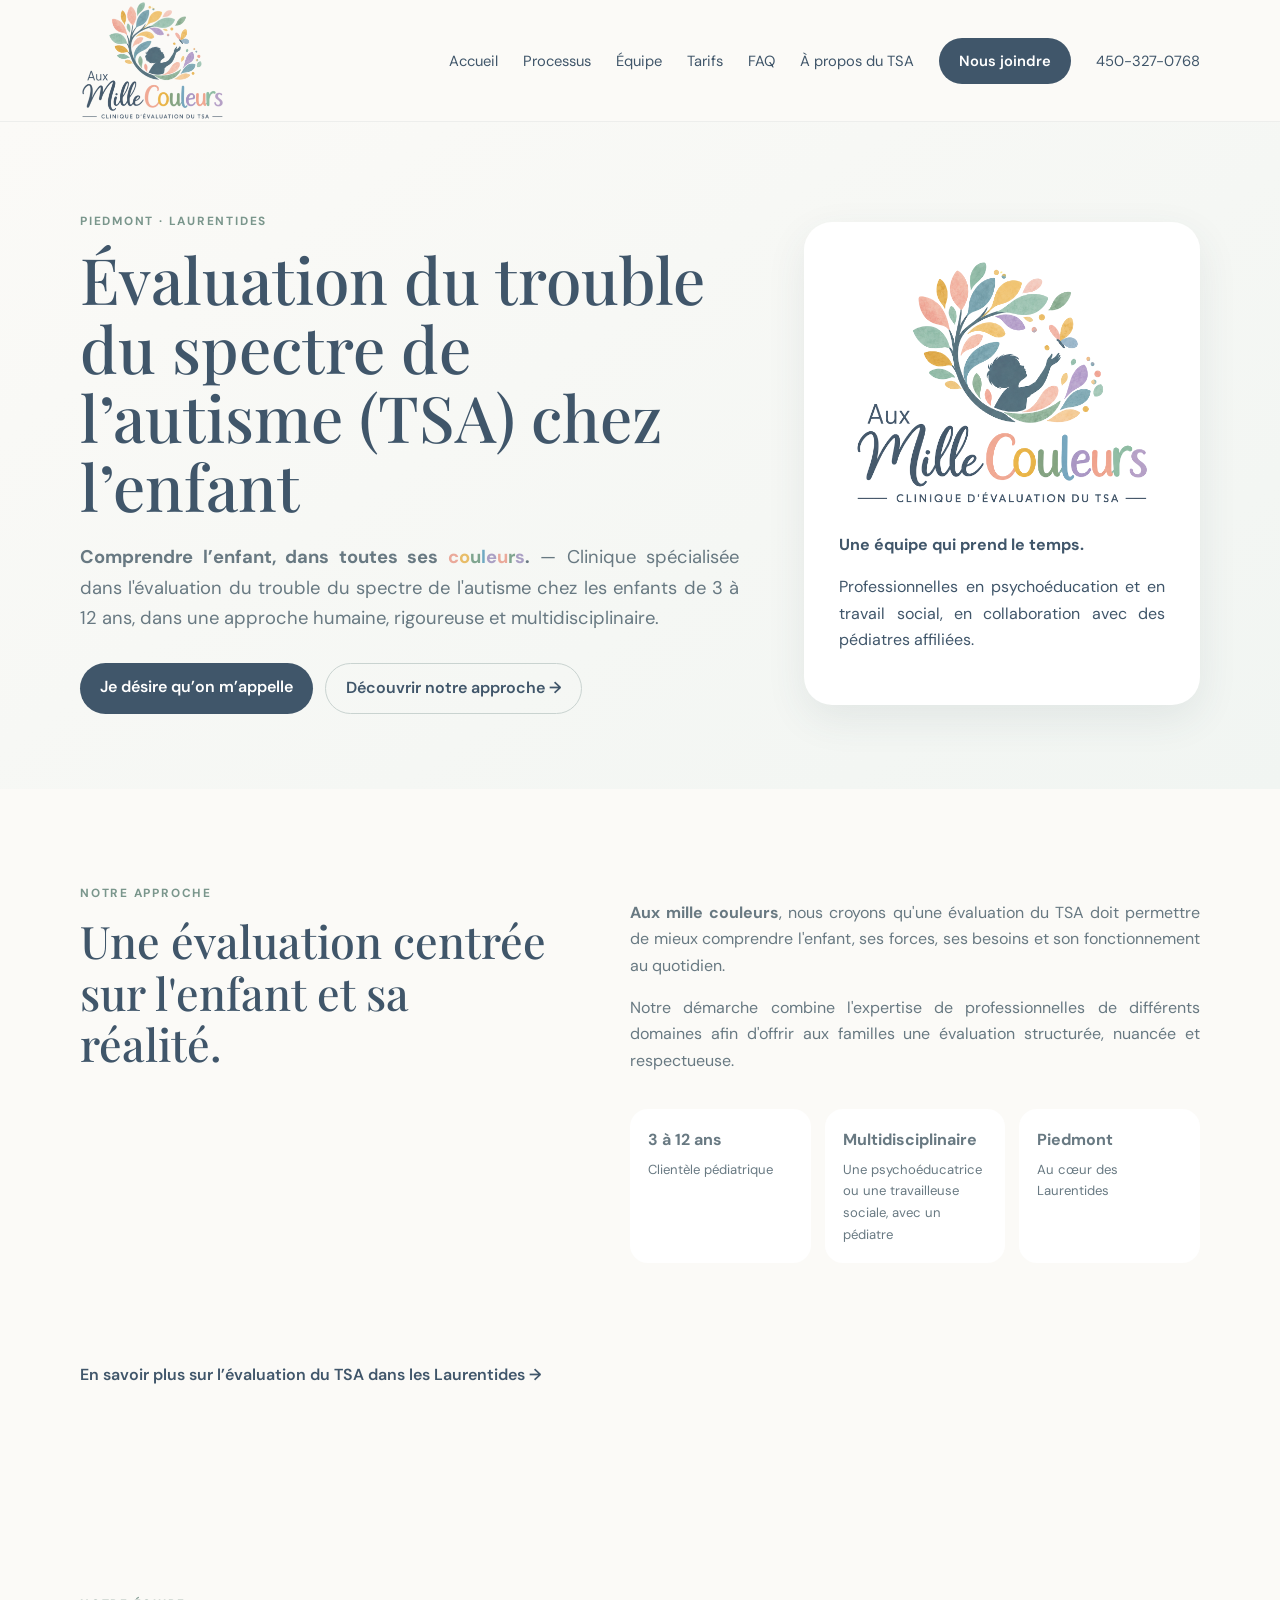
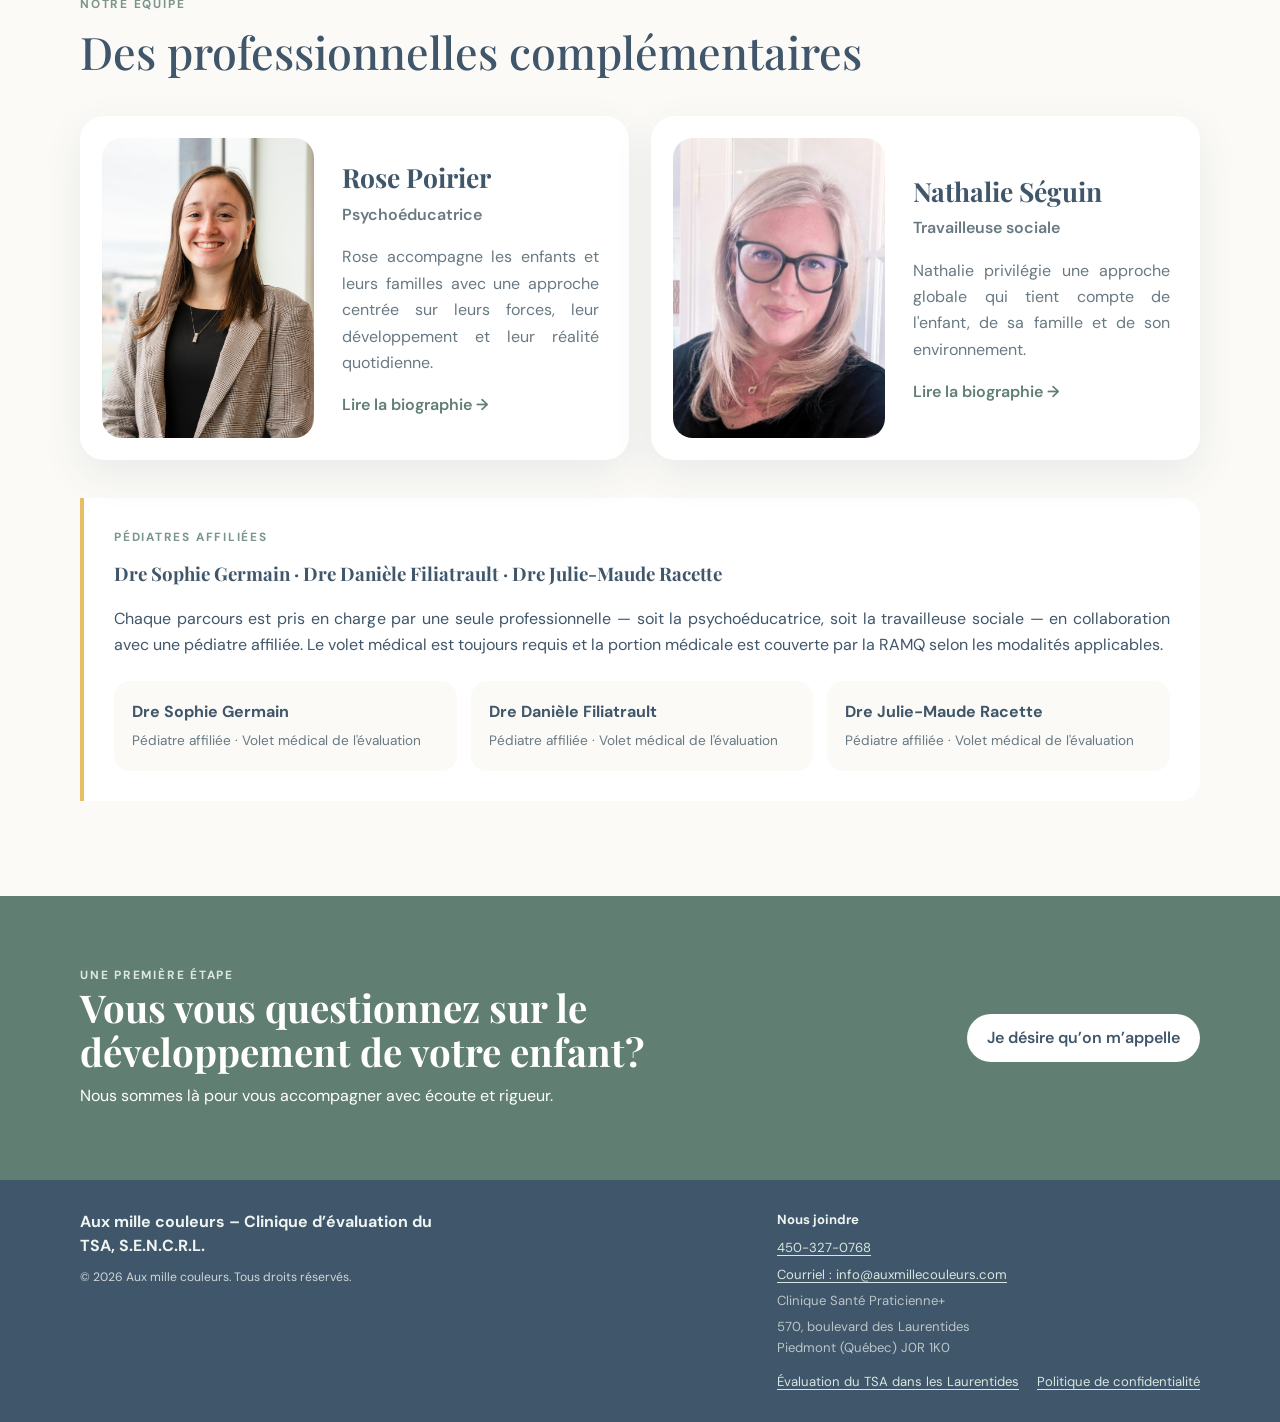
<file: index.html>
<!DOCTYPE html>
<html lang="fr-CA">
<head>
  <meta charset="UTF-8">
  <meta name="viewport" content="width=device-width, initial-scale=1.0">
  <title>Évaluation du TSA chez l’enfant | Aux mille couleurs | Laurentides</title>
  <meta name="description" content="Aux mille couleurs offre des évaluations du trouble du spectre de l’autisme (TSA) chez les enfants de 3 à 12 ans à Piedmont, dans les Laurentides.">
  <link rel="canonical" href="https://auxmillecouleurs.com/">
  <meta property="og:type" content="website">
  <meta property="og:locale" content="fr_CA">
  <meta property="og:site_name" content="Aux mille couleurs">
  <meta property="og:title" content="Évaluation du TSA chez l’enfant | Aux mille couleurs | Laurentides">
  <meta property="og:description" content="Aux mille couleurs offre des évaluations du trouble du spectre de l’autisme (TSA) chez les enfants de 3 à 12 ans à Piedmont, dans les Laurentides.">
  <meta property="og:url" content="https://auxmillecouleurs.com/">
  <meta name="twitter:card" content="summary">
  <meta name="twitter:title" content="Évaluation du TSA chez l’enfant | Aux mille couleurs | Laurentides">
  <meta name="twitter:description" content="Aux mille couleurs offre des évaluations du trouble du spectre de l’autisme (TSA) chez les enfants de 3 à 12 ans à Piedmont, dans les Laurentides.">
  <link rel="stylesheet" href="style.css?v=3">
<script type="application/ld+json">{"@context":"https://schema.org","@graph":[{"@type":"Organization","@id":"https://auxmillecouleurs.com/#organization","name":"Aux mille couleurs – Clinique d'évaluation du TSA, S.E.N.C.R.L.","url":"https://auxmillecouleurs.com/","logo":"https://auxmillecouleurs.com/assets/logo.png","description":"Clinique d’évaluation du trouble du spectre de l’autisme (TSA) chez les enfants de 3 à 12 ans à Piedmont, dans les Laurentides.","address":{"@type":"PostalAddress","streetAddress":"570 Bd des Laurentides","addressLocality":"Piedmont","addressRegion":"QC","postalCode":"J0R 1K0","addressCountry":"CA"}},{"@type":"WebSite","@id":"https://auxmillecouleurs.com/#website","url":"https://auxmillecouleurs.com/","name":"Aux mille couleurs","inLanguage":"fr-CA","publisher":{"@id":"https://auxmillecouleurs.com/#organization"}},{"@type":"Service","name":"Évaluation du trouble du spectre de l’autisme (TSA) chez l’enfant","provider":{"@id":"https://auxmillecouleurs.com/#organization"},"areaServed":{"@type":"AdministrativeArea","name":"Laurentides, Québec"},"audience":{"@type":"PeopleAudience","audienceType":"Parents d’enfants de 3 à 12 ans"}}]}</script>
</head>
<body>
<header class="site-header"><div class="container nav-wrap"><a href="index.html" class="brand"><img src="assets/logo.png" alt="Aux mille couleurs"></a><input type="checkbox" id="nav-toggle" class="nav-toggle"><label for="nav-toggle" class="nav-toggle-label" aria-label="Ouvrir le menu"><span></span></label><nav>
        <a href="index.html">Accueil</a>
        <a href="evaluation.html">Processus</a>
        <a href="equipe.html">Équipe</a>
        <a href="tarifs.html">Tarifs</a>
        <a href="faq.html">FAQ</a>
        <a href="tsa.html">À propos du TSA</a>
        <a href="nous-joindre.html" class="nav-button">Nous joindre</a>
        <a class="phone-header" href="tel:+14503270768">450-327-0768</a>
      </nav></div></header>
<main>
<section class="hero"><div class="container hero-grid">
<div><p class="eyebrow">Piedmont · Laurentides</p><h1>Évaluation du trouble du spectre de l’autisme (TSA) chez l’enfant</h1><p class="lead"><strong>Comprendre l’enfant, dans toutes ses <span class="rainbow-word" aria-label="couleurs"><span class="rainbow-peach">c</span><span class="rainbow-gold">o</span><span class="rainbow-sage">u</span><span class="rainbow-blue">l</span><span class="rainbow-lavender">e</span><span class="rainbow-peach">u</span><span class="rainbow-sage">r</span><span class="rainbow-lavender">s</span></span>.</strong> — Clinique spécialisée dans l'évaluation du trouble du spectre de l'autisme chez les enfants de 3 à 12 ans, dans une approche humaine, rigoureuse et multidisciplinaire.</p><div class="hero-actions"><a class="button primary" href="nous-joindre.html#telephone">Je désire qu’on m’appelle</a><a class="button secondary" href="#approche">Découvrir notre approche →</a></div></div>
<div class="hero-card"><img src="assets/logo.png" alt="Aux mille couleurs — Clinique d'évaluation du TSA" class="hero-logo"><p><strong>Une équipe qui prend le temps.</strong></p><p>Professionnelles en psychoéducation et en travail social, en collaboration avec des pédiatres affiliées.</p></div>
</div></section>

<section id="approche" class="section"><div class="container two-col"><div><p class="eyebrow">Notre approche</p><h2>Une évaluation centrée sur l'enfant et sa réalité.</h2></div><div class="text"><p><strong>Aux mille couleurs</strong>, nous croyons qu'une évaluation du TSA doit permettre de mieux comprendre l'enfant, ses forces, ses besoins et son fonctionnement au quotidien.</p><p>Notre démarche combine l'expertise de professionnelles de différents domaines afin d'offrir aux familles une évaluation structurée, nuancée et respectueuse.</p><div class="feature-list"><div><strong>3 à 12 ans</strong><span>Clientèle pédiatrique</span></div><div><strong>Multidisciplinaire</strong><span>Une psychoéducatrice ou une travailleuse sociale, avec un pédiatre</span></div><div><strong>Piedmont</strong><span>Au cœur des Laurentides</span></div></div></div><p class="seo-link"><a href="evaluation-tsa-laurentides.html">En savoir plus sur l’évaluation du TSA dans les Laurentides →</a></p></div></div></section>

<section id="equipe" class="section"><div class="container"><p class="eyebrow">Notre équipe</p><h2>Des professionnelles complémentaires</h2><div class="team-grid team-grid-featured">
<article class="person person-horizontal"><img src="assets/rose-poirier.jpg" alt="Rose Poirier, psychoéducatrice" class="team-photo"><div class="person-content"><h3>Rose Poirier</h3><p class="role">Psychoéducatrice</p><p>Rose accompagne les enfants et leurs familles avec une approche centrée sur leurs forces, leur développement et leur réalité quotidienne.</p><a href="equipe.html#rose">Lire la biographie →</a></div></article>
<article class="person person-horizontal"><img src="assets/nathalie-seguin.jpg" alt="Nathalie Séguin, travailleuse sociale" class="team-photo"><div class="person-content"><h3>Nathalie Séguin</h3><p class="role">Travailleuse sociale</p><p>Nathalie privilégie une approche globale qui tient compte de l'enfant, de sa famille et de son environnement.</p><a href="equipe.html#nathalie">Lire la biographie →</a></div></article>
</div>
<div class="medical pediatricians"><p class="eyebrow">Pédiatres affiliées</p><h3>Dre Sophie Germain · Dre Danièle Filiatrault · Dre Julie-Maude Racette</h3><p>Chaque parcours est pris en charge par une seule professionnelle — soit la psychoéducatrice, soit la travailleuse sociale — en collaboration avec une pédiatre affiliée. Le volet médical est toujours requis et la portion médicale est couverte par la RAMQ selon les modalités applicables.</p><div class="doctor-mini-grid"><div><strong>Dre Sophie Germain</strong><span>Pédiatre affiliée · Volet médical de l'évaluation</span></div><div><strong>Dre Danièle Filiatrault</strong><span>Pédiatre affiliée · Volet médical de l'évaluation</span></div><div><strong>Dre Julie-Maude Racette</strong><span>Pédiatre affiliée · Volet médical de l'évaluation</span></div></div></div>
</div></section>

<section class="cta"><div class="container cta-inner"><div><p class="eyebrow">Une première étape</p><h2>Vous vous questionnez sur le développement de votre enfant?</h2><p>Nous sommes là pour vous accompagner avec écoute et rigueur.</p></div><a class="button light" href="nous-joindre.html#telephone">Je désire qu’on m’appelle</a></div></section>
</main>
<footer><div class="container footer-wrap"><div class="footer-brand"><strong>Aux mille couleurs – Clinique d’évaluation du TSA, S.E.N.C.R.L.</strong><small>© 2026 Aux mille couleurs. Tous droits réservés.</small></div><div class="footer-details"><div><strong>Nous joindre</strong></div><a href="tel:+14503270768">450-327-0768</a><a href="mailto:info@auxmillecouleurs.com" aria-label="Envoyer un courriel à info@auxmillecouleurs.com" title="Écrire à la clinique">Courriel : info@auxmillecouleurs.com</a><span>Clinique Santé Praticienne+</span><span>570, boulevard des Laurentides<br>Piedmont (Québec) J0R 1K0</span><div class="footer-links"><a href="evaluation-tsa-laurentides.html">Évaluation du TSA dans les Laurentides</a><a href="politique-confidentialite.html">Politique de confidentialité</a></div></div></div></footer>
</body></html>
</file>
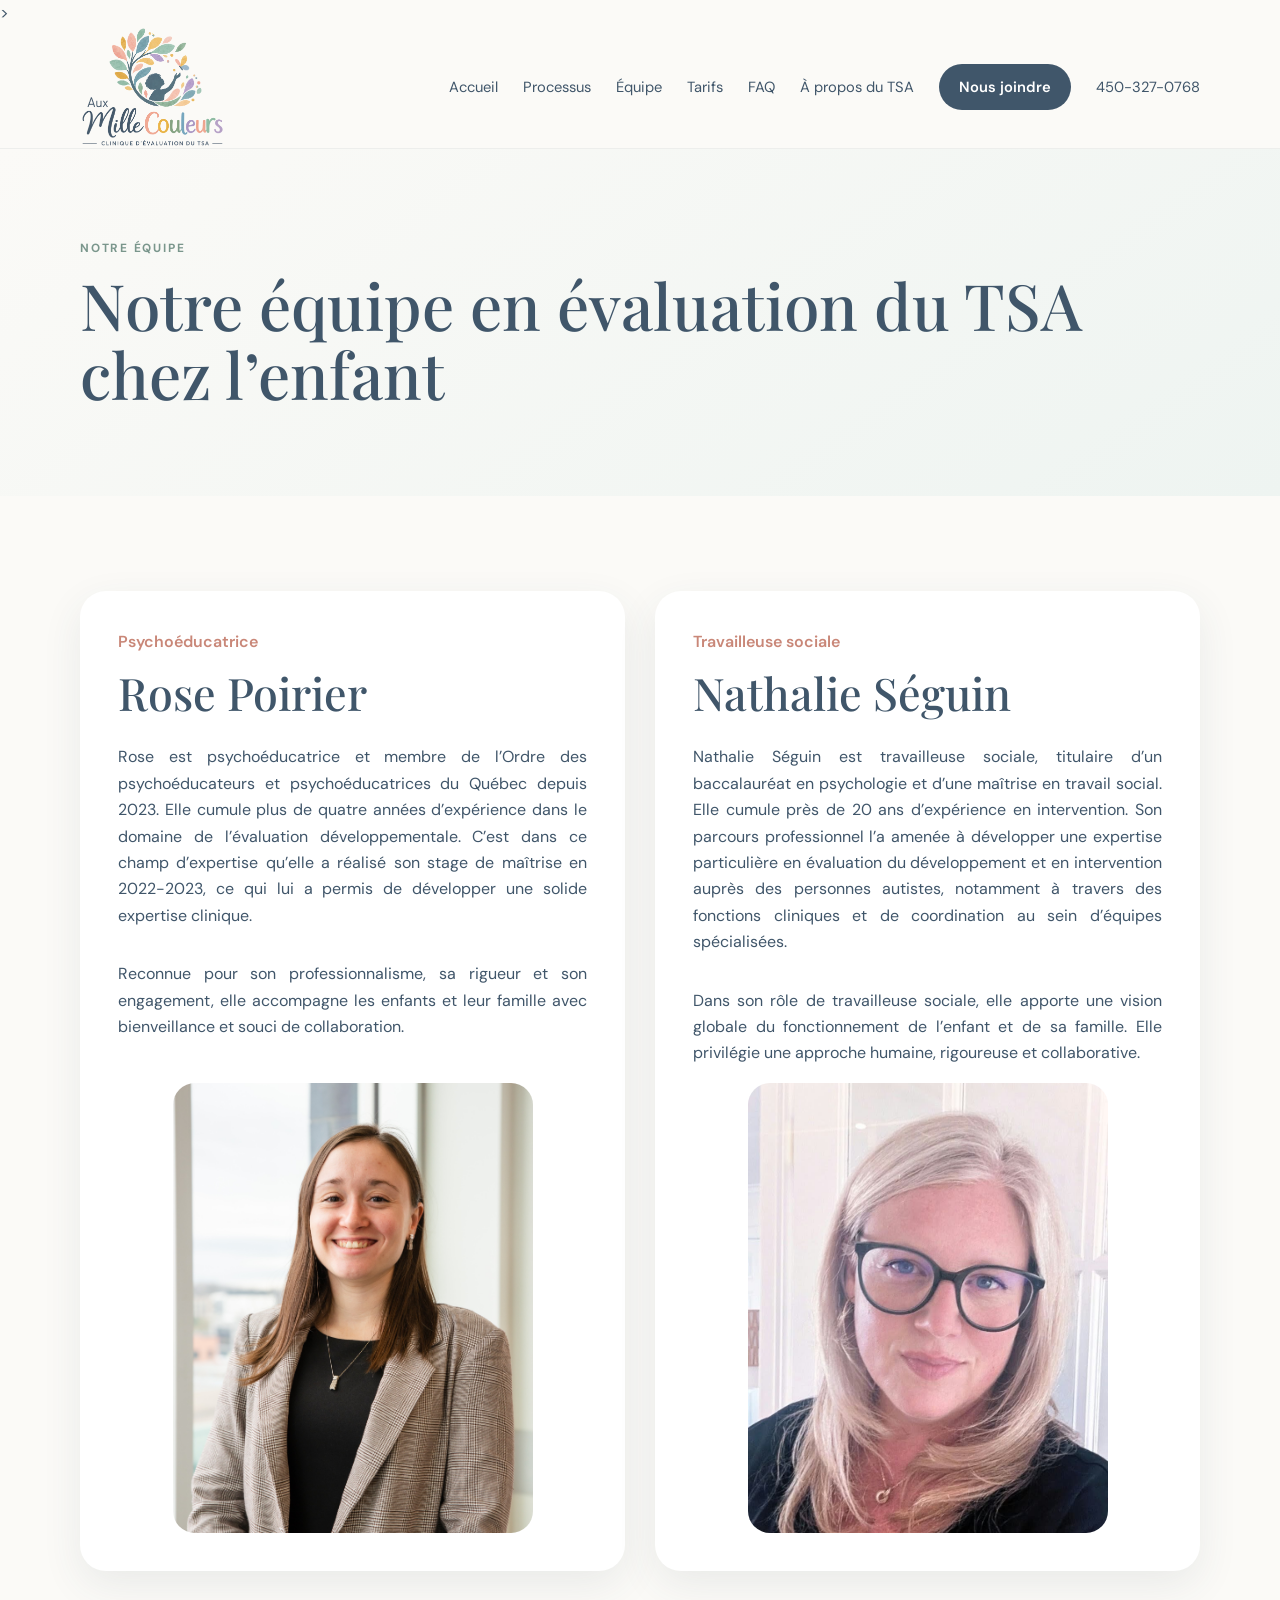
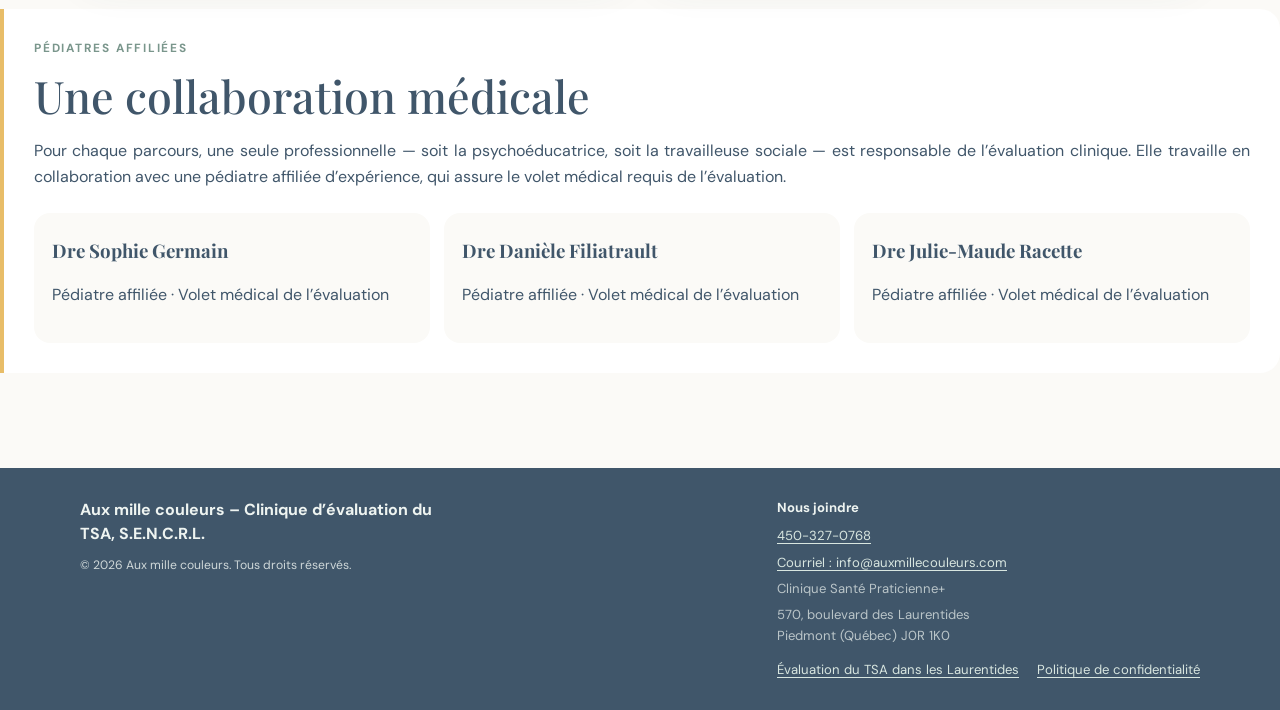
<file: equipe.html>
<!DOCTYPE html>
<html lang="fr-CA">>
  <head>
    <meta charset="UTF-8">
    <meta name="viewport" content="width=device-width, initial-scale=1.0">
    <title>Équipe | Psychoéducatrice, travailleuse sociale et pédiatres | Aux mille couleurs</title>
  <meta name="description" content="Découvrez l’équipe d’Aux mille couleurs : psychoéducatrice, travailleuse sociale et pédiatres affiliées pour l’évaluation du TSA chez l’enfant à Piedmont, Laurentides.">
  <link rel="canonical" href="https://auxmillecouleurs.com/equipe.html">
  <meta property="og:type" content="website">
  <meta property="og:locale" content="fr_CA">
  <meta property="og:site_name" content="Aux mille couleurs">
  <meta property="og:title" content="Notre équipe | Aux mille couleurs – Évaluation du TSA">
 <meta name="description" content="Rencontrez l’équipe d’Aux mille couleurs : psychoéducatrice, travailleuse sociale et pédiatres affiliées pour l’évaluation du TSA chez l’enfant à Piedmont, dans les Laurentides.">
 <meta property="og:url" content="https://auxmillecouleurs.com/equipe.html">
  <meta name="twitter:card" content="summary">
  <meta name="twitter:title" content="Équipe | Psychoéducatrice, travailleuse sociale et pédiatres | Aux mille couleurs">
  <meta name="twitter:description" content="Découvrez l’équipe d’Aux mille couleurs : psychoéducatrice, travailleuse sociale et pédiatres affiliées pour l’évaluation du TSA chez l’enfant à Piedmont, Laurentides."><link rel="stylesheet" href="style.css?v=3"></head>
<body><header class="site-header"><div class="container nav-wrap"><a href="index.html" class="brand"><img src="assets/logo.png" alt="Aux mille couleurs"></a><input type="checkbox" id="nav-toggle" class="nav-toggle"><label for="nav-toggle" class="nav-toggle-label" aria-label="Ouvrir le menu"><span></span></label><nav>
        <a href="index.html">Accueil</a>
        <a href="evaluation.html">Processus</a>
        <a href="equipe.html">Équipe</a>
        <a href="tarifs.html">Tarifs</a>
        <a href="faq.html">FAQ</a>
        <a href="tsa.html">À propos du TSA</a>
        <a href="nous-joindre.html" class="nav-button">Nous joindre</a>
        <a class="phone-header" href="tel:+14503270768">450-327-0768</a>
      </nav></div></header><main>
<section class="page-hero"><div class="container"><p class="eyebrow">Notre équipe</p><h1>Notre équipe en évaluation du TSA chez l’enfant</h1></div></section>
<section class="section"><div class="container bio-grid">
<article class="bio" id="rose"><p class="role">Psychoéducatrice</p><h2>Rose Poirier</h2><p>Rose est psychoéducatrice et membre de l’Ordre des psychoéducateurs et psychoéducatrices du Québec depuis 2023. Elle cumule plus de quatre années d’expérience dans le domaine de l’évaluation développementale. C’est dans ce champ d’expertise qu’elle a réalisé son stage de maîtrise en 2022-2023, ce qui lui a permis de développer une solide expertise clinique.</p><p>Reconnue pour son professionnalisme, sa rigueur et son engagement, elle accompagne les enfants et leur famille avec bienveillance et souci de collaboration.</p><img src="assets/rose-poirier.jpg" alt="Rose Poirier, psychoéducatrice" class="bio-photo"></article>
<article class="bio" id="nathalie"><p class="role">Travailleuse sociale</p><h2>Nathalie Séguin</h2><p>Nathalie Séguin est travailleuse sociale, titulaire d’un baccalauréat en psychologie et d’une maîtrise en travail social. Elle cumule près de 20 ans d’expérience en intervention. Son parcours professionnel l’a amenée à développer une expertise particulière en évaluation du développement et en intervention auprès des personnes autistes, notamment à travers des fonctions cliniques et de coordination au sein d’équipes spécialisées.</p><p>Dans son rôle de travailleuse sociale, elle apporte une vision globale du fonctionnement de l’enfant et de sa famille. Elle privilégie une approche humaine, rigoureuse et collaborative.</p><img src="assets/nathalie-seguin.jpg" alt="Nathalie Séguin, travailleuse sociale" class="bio-photo"></article>
</div>
<div class="medical pediatricians"><p class="eyebrow">Pédiatres affiliées</p><h2>Une collaboration médicale</h2><p>Pour chaque parcours, une seule professionnelle — soit la psychoéducatrice, soit la travailleuse sociale — est responsable de l’évaluation clinique. Elle travaille en collaboration avec une pédiatre affiliée d’expérience, qui assure le volet médical requis de l’évaluation.</p><div class="doctor-mini-grid"><div><h3>Dre Sophie Germain</h3><p>Pédiatre affiliée · Volet médical de l’évaluation</p></div><div><h3>Dre Danièle Filiatrault</h3><p>Pédiatre affiliée · Volet médical de l’évaluation</p></div><div><h3>Dre Julie-Maude Racette</h3><p>Pédiatre affiliée · Volet médical de l’évaluation</p></div></div></div></section></main><footer><div class="container footer-wrap"><div class="footer-brand"><strong>Aux mille couleurs – Clinique d’évaluation du TSA, S.E.N.C.R.L.</strong><small>© 2026 Aux mille couleurs. Tous droits réservés.</small></div><div class="footer-details"><div><strong>Nous joindre</strong></div><a href="tel:+14503270768">450-327-0768</a><a href="mailto:info@auxmillecouleurs.com" aria-label="Envoyer un courriel à info@auxmillecouleurs.com" title="Écrire à la clinique">Courriel : info@auxmillecouleurs.com</a><span>Clinique Santé Praticienne+</span><span>570, boulevard des Laurentides<br>Piedmont (Québec) J0R 1K0</span><div class="footer-links"><a href="evaluation-tsa-laurentides.html">Évaluation du TSA dans les Laurentides</a><a href="politique-confidentialite.html">Politique de confidentialité</a></div></div></div></footer></body></html>
</file>
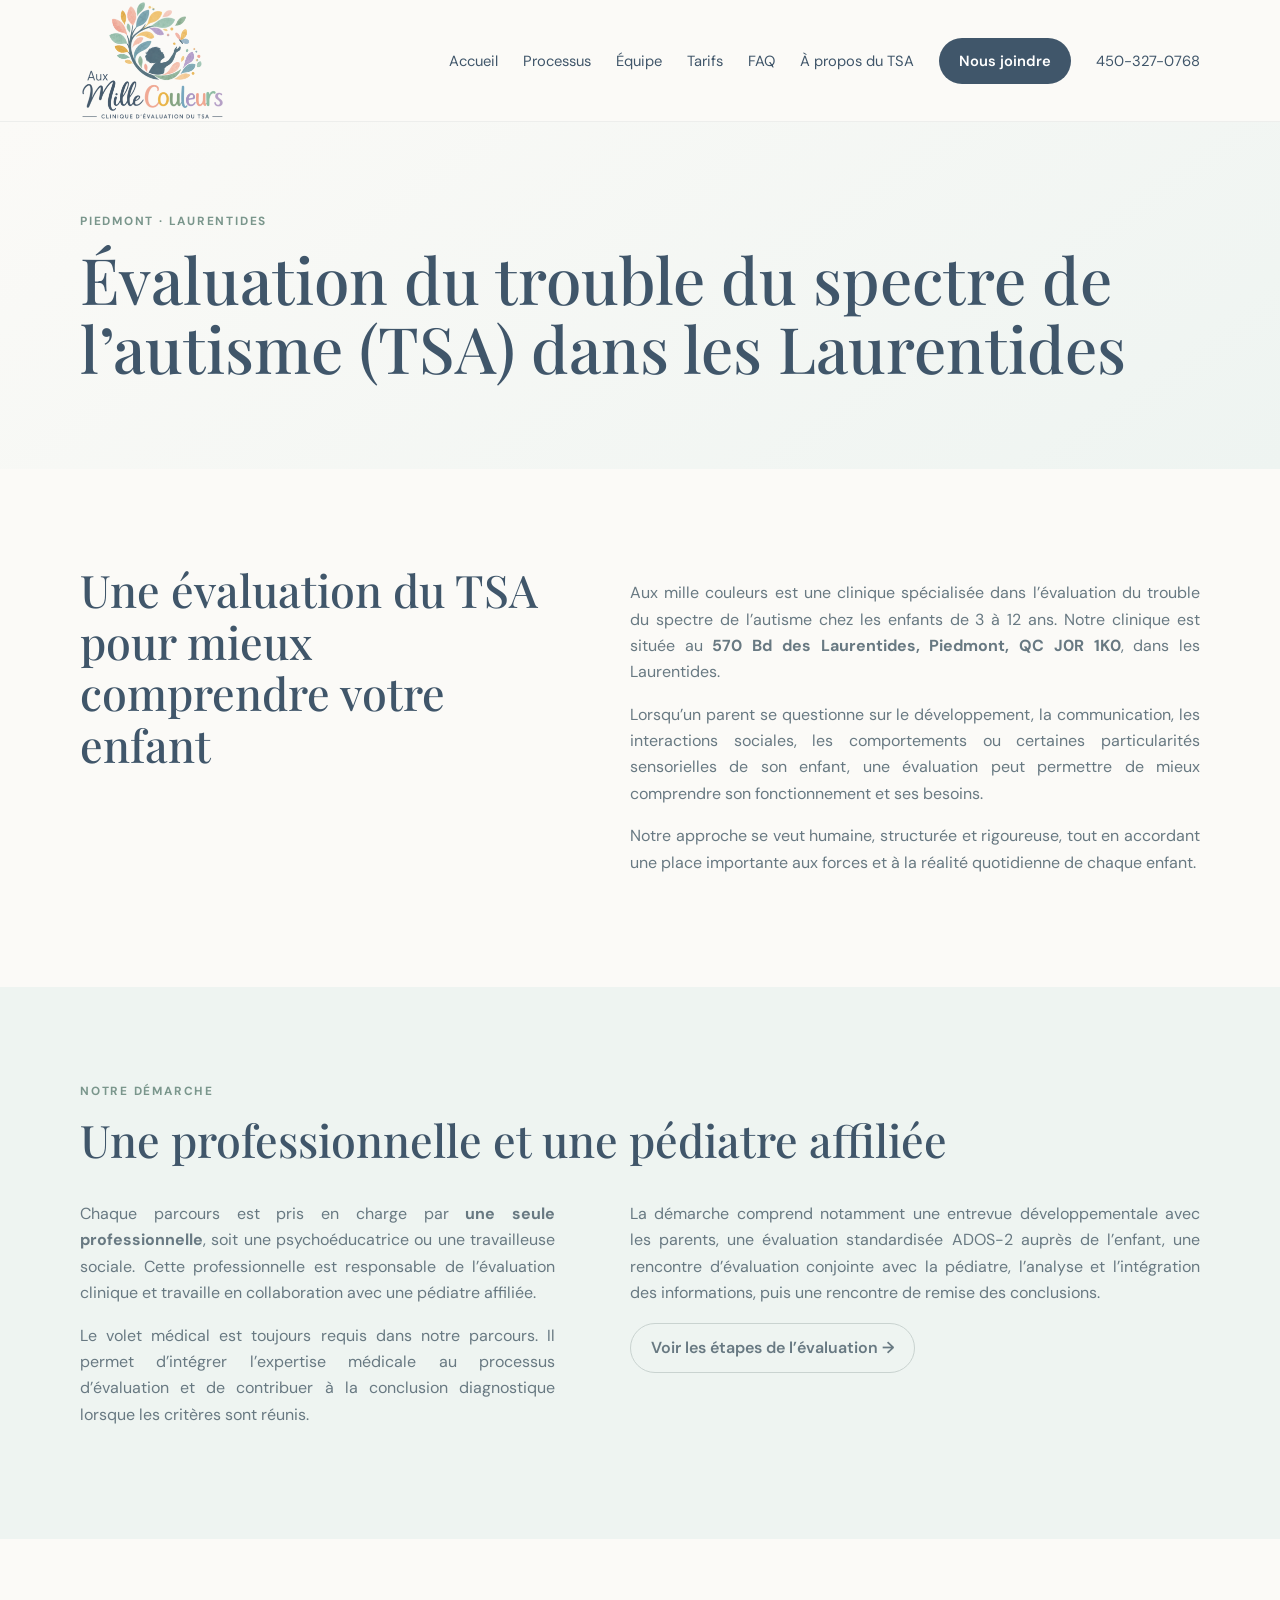
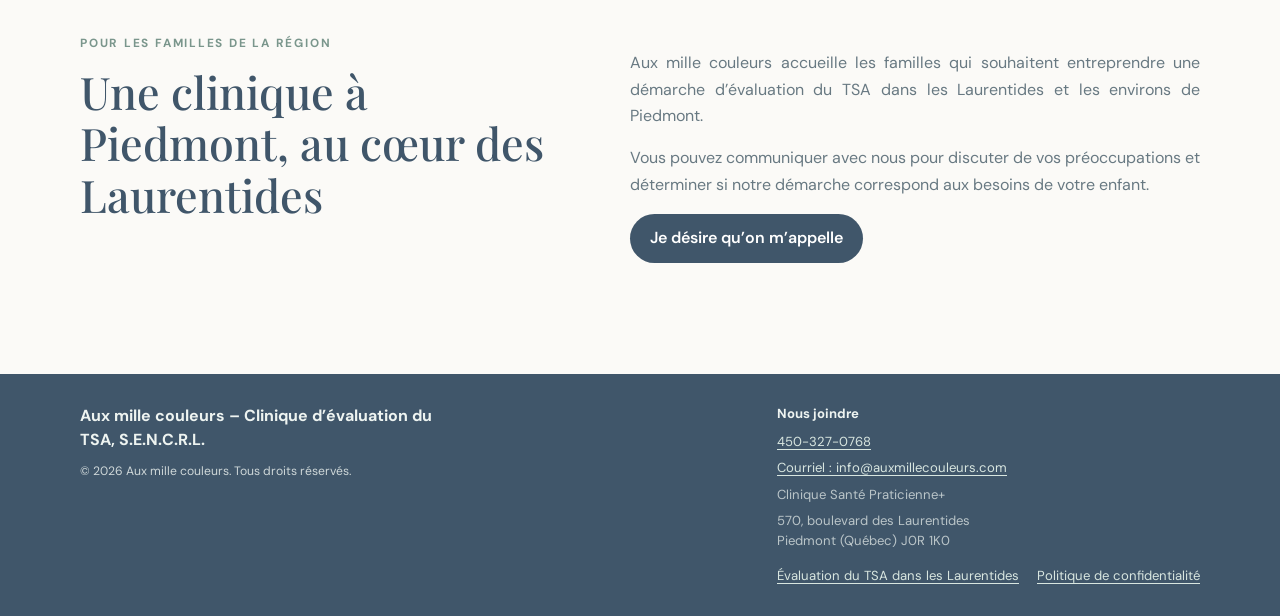
<file: evaluation-tsa-laurentides.html>
<!DOCTYPE html>
<html lang="fr-CA">
<head>
  <meta charset="UTF-8">
  <meta name="viewport" content="width=device-width, initial-scale=1.0">
  <title>Évaluation du TSA dans les Laurentides | Aux mille couleurs</title>
  <meta name="description" content="Aux mille couleurs offre des évaluations du TSA chez les enfants de 3 à 12 ans à Piedmont, dans les Laurentides, avec une professionnelle et une pédiatre affiliée.">
 <link rel="canonical" href="https://auxmillecouleurs.com/evaluation-tsa-laurentides.html">
  <meta property="og:type" content="website">
  <meta property="og:locale" content="fr_CA">
  <meta property="og:site_name" content="Aux mille couleurs">
  <meta property="og:title" content="Évaluation du TSA dans les Laurentides | Aux mille couleurs">
  <meta property="og:description" content="Évaluation du TSA chez l’enfant à Piedmont et dans les Laurentides. Découvrez notre démarche, l’ADOS-2, le rôle de la pédiatre et les prochaines étapes.">
  <meta property="og:url" content="https://auxmillecouleurs.com/evaluation-tsa-laurentides.html">
  <meta name="twitter:card" content="summary">
  <link rel="stylesheet" href="style.css?v=3">
</head>
<body>
<header class="site-header"><div class="container nav-wrap"><a href="index.html" class="brand"><img src="assets/logo.png" alt="Aux mille couleurs"></a><input type="checkbox" id="nav-toggle" class="nav-toggle"><label for="nav-toggle" class="nav-toggle-label" aria-label="Ouvrir le menu"><span></span></label><nav>
        <a href="index.html">Accueil</a>
        <a href="evaluation.html">Processus</a>
        <a href="equipe.html">Équipe</a>
        <a href="tarifs.html">Tarifs</a>
        <a href="faq.html">FAQ</a>
        <a href="tsa.html">À propos du TSA</a>
        <a href="nous-joindre.html" class="nav-button">Nous joindre</a>
        <a class="phone-header" href="tel:+14503270768">450-327-0768</a>
      </nav></div></header>
<main>
<section class="page-hero"><div class="container"><p class="eyebrow">Piedmont · Laurentides</p><h1>Évaluation du trouble du spectre de l’autisme (TSA) dans les Laurentides</h1></div></section>
<section class="section"><div class="container two-col"><div><h2>Une évaluation du TSA pour mieux comprendre votre enfant</h2></div><div class="text"><p>Aux mille couleurs est une clinique spécialisée dans l’évaluation du trouble du spectre de l’autisme chez les enfants de 3 à 12 ans. Notre clinique est située au <strong>570 Bd des Laurentides, Piedmont, QC J0R 1K0</strong>, dans les Laurentides.</p><p>Lorsqu’un parent se questionne sur le développement, la communication, les interactions sociales, les comportements ou certaines particularités sensorielles de son enfant, une évaluation peut permettre de mieux comprendre son fonctionnement et ses besoins.</p><p>Notre approche se veut humaine, structurée et rigoureuse, tout en accordant une place importante aux forces et à la réalité quotidienne de chaque enfant.</p></div></div></section>
<section class="section soft"><div class="container"><p class="eyebrow">Notre démarche</p><h2>Une professionnelle et une pédiatre affiliée</h2><div class="two-col"><div class="text"><p>Chaque parcours est pris en charge par <strong>une seule professionnelle</strong>, soit une psychoéducatrice ou une travailleuse sociale. Cette professionnelle est responsable de l’évaluation clinique et travaille en collaboration avec une pédiatre affiliée.</p><p>Le volet médical est toujours requis dans notre parcours. Il permet d’intégrer l’expertise médicale au processus d’évaluation et de contribuer à la conclusion diagnostique lorsque les critères sont réunis.</p></div><div class="text"><p>La démarche comprend notamment une entrevue développementale avec les parents, une évaluation standardisée ADOS-2 auprès de l’enfant, une rencontre d’évaluation conjointe avec la pédiatre, l’analyse et l’intégration des informations, puis une rencontre de remise des conclusions.</p><p><a class="button secondary" href="evaluation.html">Voir les étapes de l’évaluation →</a></p></div></div></div></section>
<section class="section"><div class="container two-col"><div><p class="eyebrow">Pour les familles de la région</p><h2>Une clinique à Piedmont, au cœur des Laurentides</h2></div><div class="text"><p>Aux mille couleurs accueille les familles qui souhaitent entreprendre une démarche d’évaluation du TSA dans les Laurentides et les environs de Piedmont.</p><p>Vous pouvez communiquer avec nous pour discuter de vos préoccupations et déterminer si notre démarche correspond aux besoins de votre enfant.</p><p><a href="nous-joindre.html#telephone" class="button primary">Je désire qu’on m’appelle</a></p></div></div></section>
</main>
<footer><div class="container footer-wrap"><div class="footer-brand"><strong>Aux mille couleurs – Clinique d’évaluation du TSA, S.E.N.C.R.L.</strong><small>© 2026 Aux mille couleurs. Tous droits réservés.</small></div><div class="footer-details"><div><strong>Nous joindre</strong></div><a href="tel:+14503270768">450-327-0768</a><a href="mailto:info@auxmillecouleurs.com" aria-label="Envoyer un courriel à info@auxmillecouleurs.com" title="Écrire à la clinique">Courriel : info@auxmillecouleurs.com</a><span>Clinique Santé Praticienne+</span><span>570, boulevard des Laurentides<br>Piedmont (Québec) J0R 1K0</span><div class="footer-links"><a href="evaluation-tsa-laurentides.html">Évaluation du TSA dans les Laurentides</a><a href="politique-confidentialite.html">Politique de confidentialité</a></div></div></div></footer>
</body></html>
</file>
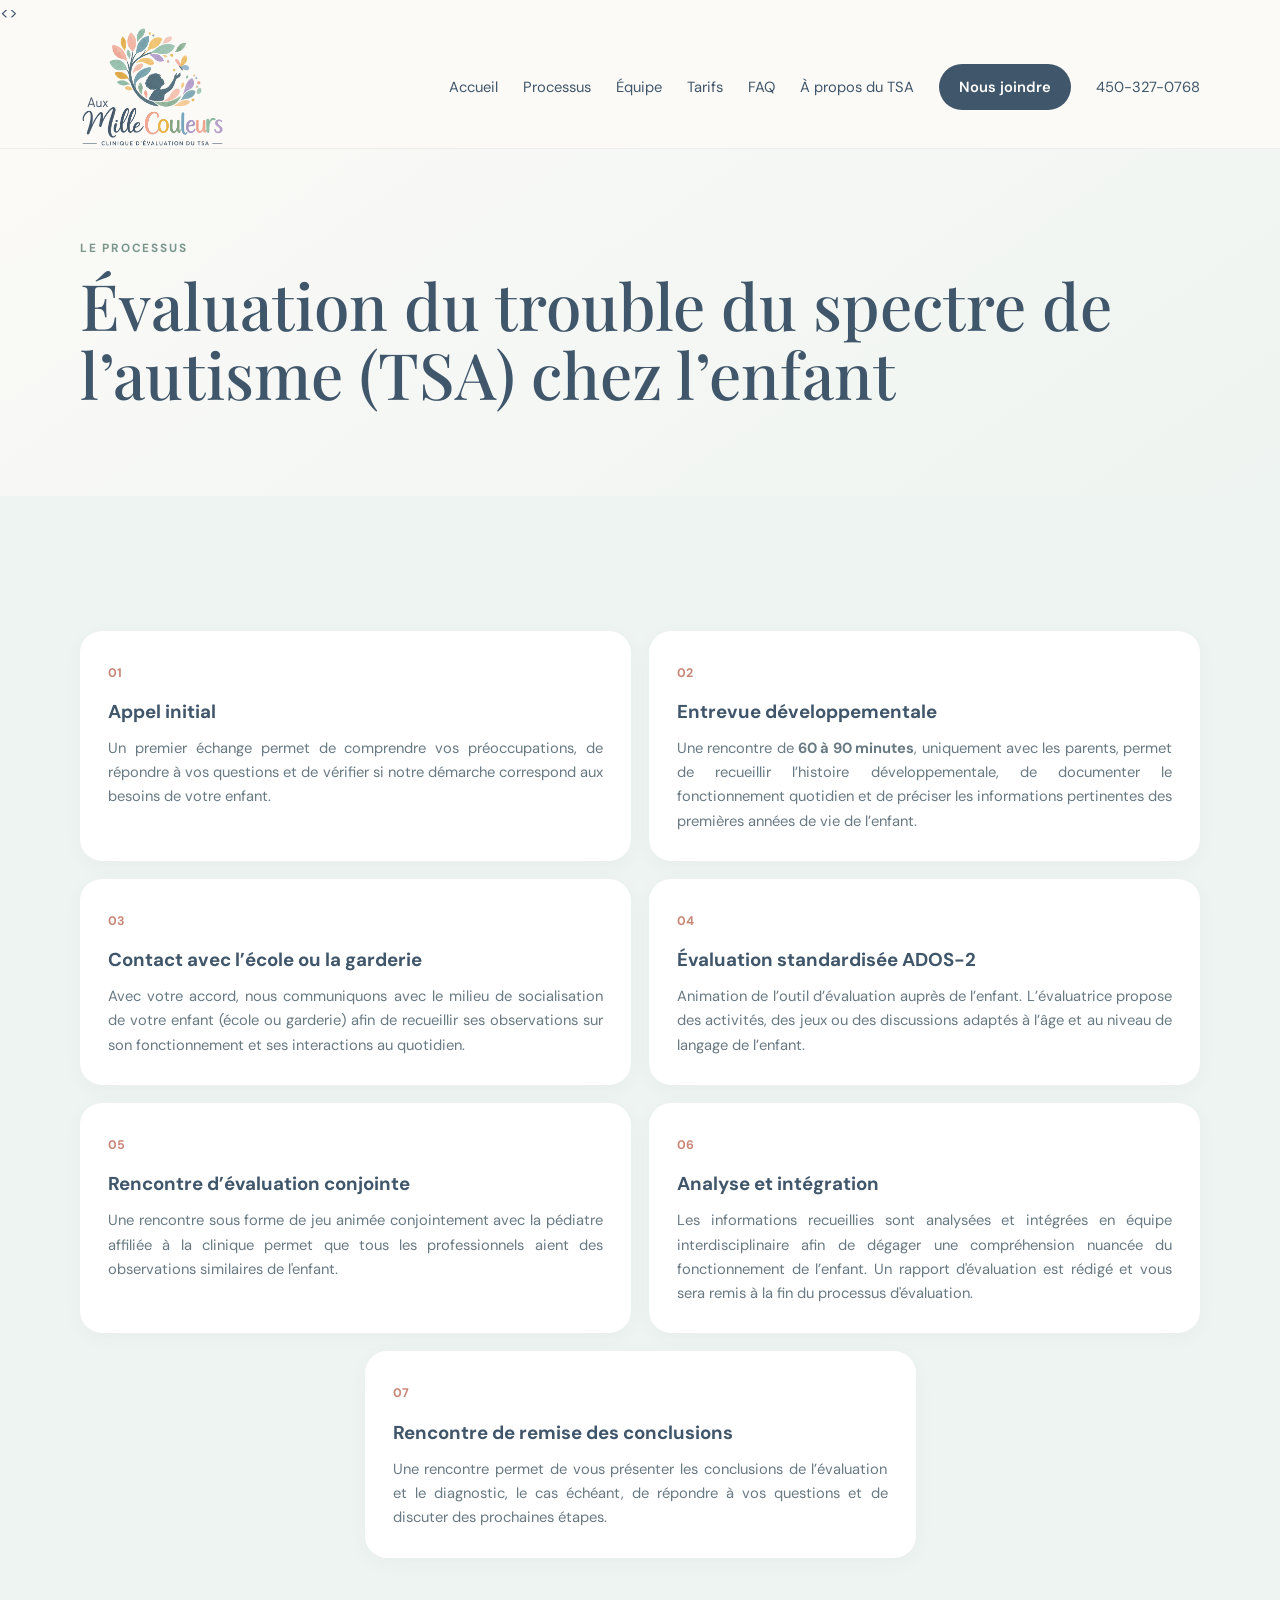
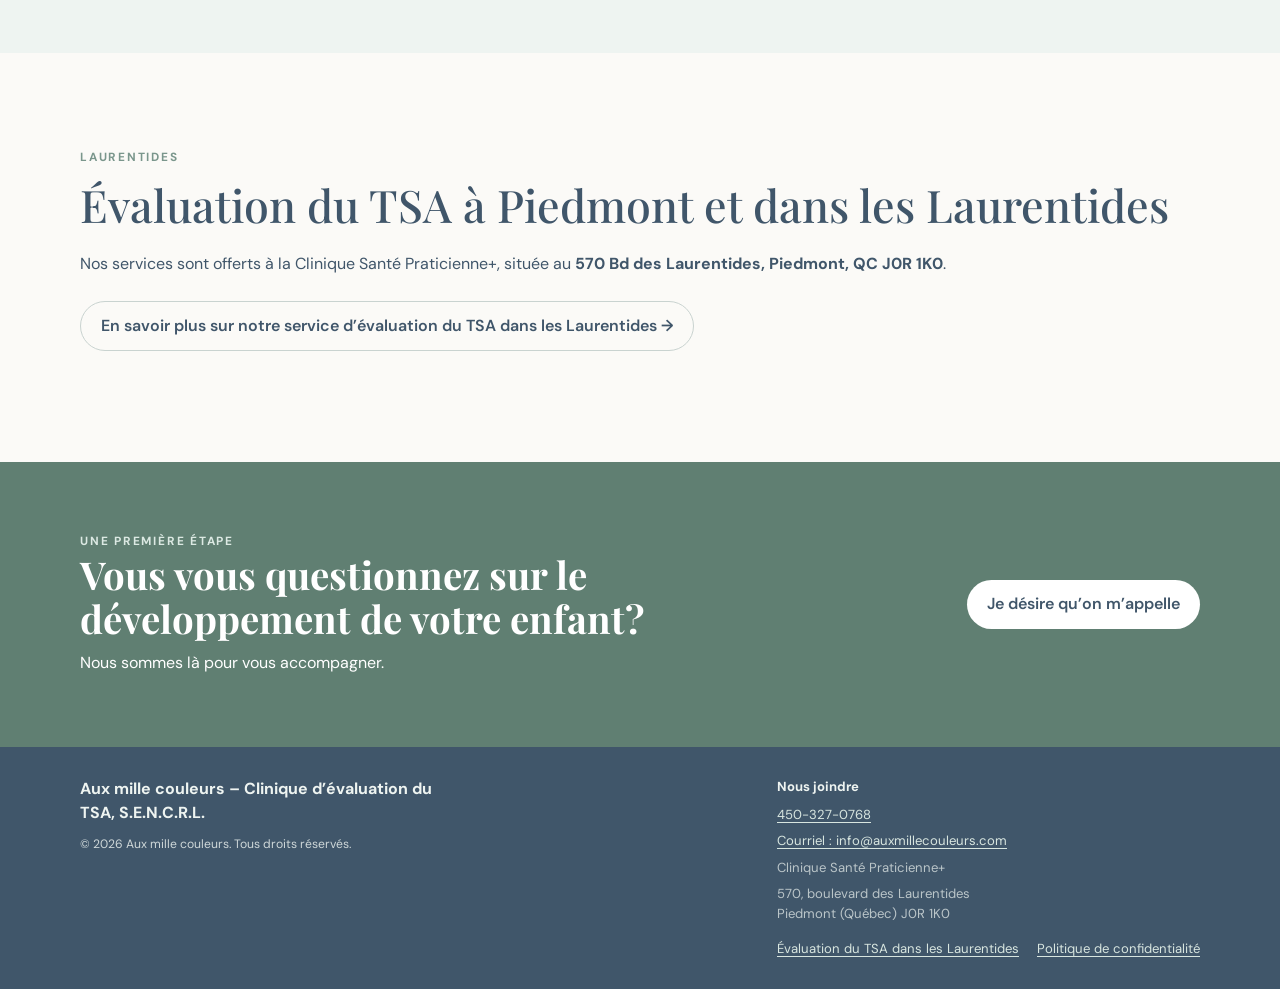
<file: evaluation.html>
<!DOCTYPE html><<html lang="fr-CA">><head><meta charset="UTF-8"><meta name="viewport" content="width=device-width, initial-scale=1.0"><title>Processus d’évaluation du TSA | Aux mille couleurs, Laurentides</title>
  <meta name="description" content="Découvrez les étapes de notre démarche d’évaluation du TSA chez l’enfant : entrevue avec les parents, ADOS-2, observations et analyse clinique à Piedmont, dans les Laurentides.">
  <link rel="canonical" href="https://auxmillecouleurs.com/evaluation.html">
  <meta property="og:type" content="website">
  <meta property="og:locale" content="fr_CA">
  <meta property="og:site_name" content="Aux mille couleurs">
  <meta property="og:title" content="Processus d’évaluation du TSA chez l’enfant | Aux mille couleurs">
  <meta property="og:description" content="Découvrez notre démarche d’évaluation du trouble du spectre de l’autisme (TSA) chez l’enfant : entrevue, ADOS-2, observations, analyse et conclusions à Piedmont, Laurentides.">
  <meta property="og:url" content="https://auxmillecouleurs.com/evaluation.html">
  <meta name="twitter:card" content="summary">
  <meta name="twitter:title" content="Processus d’évaluation du TSA chez l’enfant | Aux mille couleurs">
  <meta name="twitter:description" content="Découvrez notre démarche d’évaluation du trouble du spectre de l’autisme (TSA) chez l’enfant : entrevue, ADOS-2, observations, analyse et conclusions à Piedmont, Laurentides."><link rel="stylesheet" href="style.css?v=3"></head><body><header class="site-header"><div class="container nav-wrap"><a href="index.html" class="brand"><img src="assets/logo.png" alt="Aux mille couleurs"></a><input type="checkbox" id="nav-toggle" class="nav-toggle"><label for="nav-toggle" class="nav-toggle-label" aria-label="Ouvrir le menu"><span></span></label><nav>
        <a href="index.html">Accueil</a>
        <a href="evaluation.html">Processus</a>
        <a href="equipe.html">Équipe</a>
        <a href="tarifs.html">Tarifs</a>
        <a href="faq.html">FAQ</a>
        <a href="tsa.html">À propos du TSA</a>
        <a href="nous-joindre.html" class="nav-button">Nous joindre</a>
        <a class="phone-header" href="tel:+14503270768">450-327-0768</a>
      </nav></div></header><main><section class="page-hero"><div class="container"><p class="eyebrow">Le processus</p><h1>Évaluation du trouble du spectre de l’autisme (TSA) chez l’enfant</h1></div></section><section class="section soft"><div class="container"><div class="steps evaluation-steps">
<article><span>01</span><h3>Appel initial</h3><p>Un premier échange permet de comprendre vos préoccupations, de répondre à vos questions et de vérifier si notre démarche correspond aux besoins de votre enfant.</p></article>
<article><span>02</span><h3>Entrevue développementale</h3><p>Une rencontre de <strong>60 à 90 minutes</strong>, uniquement avec les parents, permet de recueillir l’histoire développementale, de documenter le fonctionnement quotidien et de préciser les informations pertinentes des premières années de vie de l’enfant.</p></article>
<article><span>03</span><h3>Contact avec l’école ou la garderie</h3><p>Avec votre accord, nous communiquons avec le milieu de socialisation de votre enfant (école ou garderie) afin de recueillir ses observations sur son fonctionnement et ses interactions au quotidien.</p></article>
<article><span>04</span><h3>Évaluation standardisée ADOS-2</h3><p>Animation de l’outil d’évaluation auprès de l’enfant. L’évaluatrice propose des activités, des jeux ou des discussions adaptés à l’âge et au niveau de langage de l’enfant.</p></article>
<article><span>05</span><h3>Rencontre d’évaluation conjointe</h3><p>Une rencontre sous forme de jeu animée conjointement avec la pédiatre affiliée à la clinique permet que tous les professionnels aient des observations similaires de l'enfant.</p></article>
<article><span>06</span><h3>Analyse et intégration</h3><p>Les informations recueillies sont analysées et intégrées en équipe interdisciplinaire afin de dégager une compréhension nuancée du fonctionnement de l’enfant. Un rapport d'évaluation est rédigé et vous sera remis à la fin du processus d'évaluation.</p></article>
<article><span>07</span><h3>Rencontre de remise des conclusions</h3><p>Une rencontre permet de vous présenter les conclusions de l’évaluation et le diagnostic, le cas échéant, de répondre à vos questions et de discuter des prochaines étapes.</p></article>
</div></div></section><section class="section"><div class="container"><p class="eyebrow">Laurentides</p><h2>Évaluation du TSA à Piedmont et dans les Laurentides</h2><p>Nos services sont offerts à la Clinique Santé Praticienne+, située au <strong>570 Bd des Laurentides, Piedmont, QC J0R 1K0</strong>.</p><p class="seo-link"><a class="button secondary" href="evaluation-tsa-laurentides.html">En savoir plus sur notre service d’évaluation du TSA dans les Laurentides →</a></p></div></section><section class="cta"><div class="container cta-inner"><div><p class="eyebrow">Une première étape</p><h2>Vous vous questionnez sur le développement de votre enfant?</h2><p>Nous sommes là pour vous accompagner.</p></div><a class="button light" href="nous-joindre.html#telephone">Je désire qu’on m’appelle</a></div></section></main><footer><div class="container footer-wrap"><div class="footer-brand"><strong>Aux mille couleurs – Clinique d’évaluation du TSA, S.E.N.C.R.L.</strong><small>© 2026 Aux mille couleurs. Tous droits réservés.</small></div><div class="footer-details"><div><strong>Nous joindre</strong></div><a href="tel:+14503270768">450-327-0768</a><a href="mailto:info@auxmillecouleurs.com" aria-label="Envoyer un courriel à info@auxmillecouleurs.com" title="Écrire à la clinique">Courriel : info@auxmillecouleurs.com</a><span>Clinique Santé Praticienne+</span><span>570, boulevard des Laurentides<br>Piedmont (Québec) J0R 1K0</span><div class="footer-links"><a href="evaluation-tsa-laurentides.html">Évaluation du TSA dans les Laurentides</a><a href="politique-confidentialite.html">Politique de confidentialité</a></div></div></div></footer></body></html>
</file>
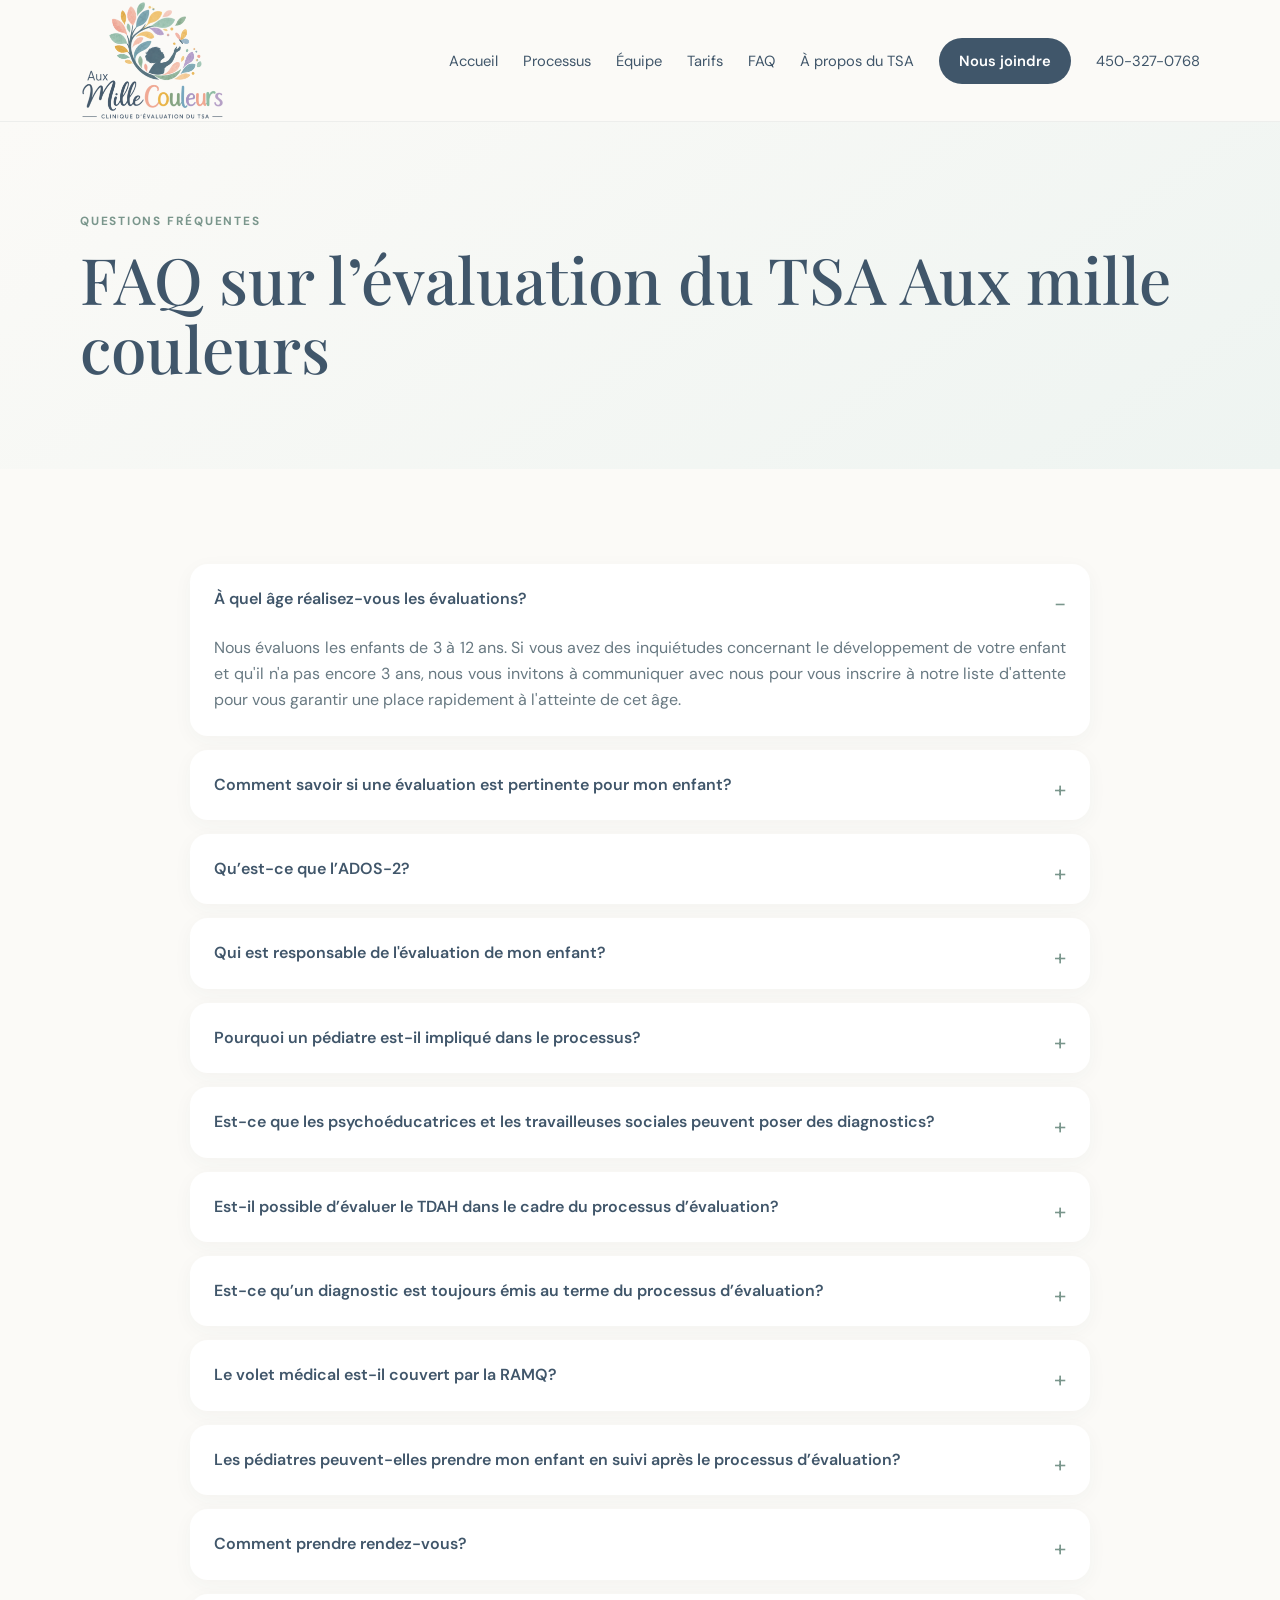
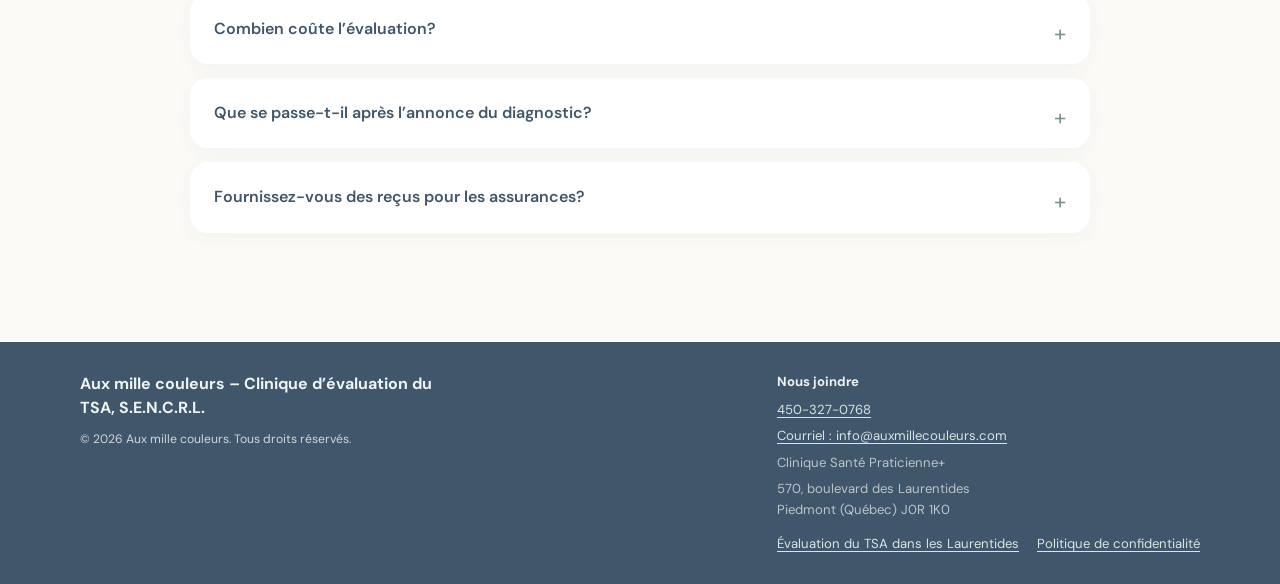
<file: faq.html>
<!DOCTYPE html><html lang="fr-CA"><head><meta charset="UTF-8"><meta name="viewport" content="width=device-width, initial-scale=1.0"><title>FAQ | Questions sur l’évaluation du TSA chez l’enfant – Aux mille couleurs</title>
  <meta name="description" content="Réponses aux questions fréquentes sur l’évaluation du TSA chez l’enfant : âge, ADOS-2, rôle de la pédiatre, diagnostic, tarifs, RAMQ et prise de rendez-vous.">
  <link rel="canonical" href="https://auxmillecouleurs.com/faq.html">
  <meta property="og:type" content="website">
  <meta property="og:locale" content="fr_CA">
  <meta property="og:site_name" content="Aux mille couleurs">
  <meta property="og:title" content="FAQ — Évaluation du TSA chez l’enfant | Aux mille couleurs">
  <meta property="og:description" content="Réponses aux questions fréquentes sur l’évaluation du TSA chez l’enfant : âge, ADOS-2, rôle de la pédiatre, diagnostic, tarifs, RAMQ et prise de rendez-vous.">
  <meta property="og:url" content="https://auxmillecouleurs.com/faq.html">
  <meta name="twitter:card" content="summary">
  <meta name="twitter:title" content="FAQ — Évaluation du TSA chez l’enfant | Aux mille couleurs">
  <meta name="twitter:description" content="Réponses aux questions fréquentes sur l’évaluation du TSA chez l’enfant : âge, ADOS-2, rôle de la pédiatre, diagnostic, tarifs, RAMQ et prise de rendez-vous."><link rel="stylesheet" href="style.css?v=3"></head><body><header class="site-header"><div class="container nav-wrap"><a href="index.html" class="brand"><img src="assets/logo.png" alt="Aux mille couleurs"></a><input type="checkbox" id="nav-toggle" class="nav-toggle"><label for="nav-toggle" class="nav-toggle-label" aria-label="Ouvrir le menu"><span></span></label><nav>
        <a href="index.html">Accueil</a>
        <a href="evaluation.html">Processus</a>
        <a href="equipe.html">Équipe</a>
        <a href="tarifs.html">Tarifs</a>
        <a href="faq.html">FAQ</a>
        <a href="tsa.html">À propos du TSA</a>
        <a href="nous-joindre.html" class="nav-button">Nous joindre</a>
        <a class="phone-header" href="tel:+14503270768">450-327-0768</a>
      </nav></div></header><main><section class="page-hero"><div class="container"><p class="eyebrow">Questions fréquentes</p><h1>FAQ sur l’évaluation du TSA Aux mille couleurs</h1></div></section><section class="section"><div class="container faq"><details open><summary>À quel âge réalisez-vous les évaluations?</summary><p>Nous évaluons les enfants de 3 à 12 ans. Si vous avez des inquiétudes concernant le développement de votre enfant et qu'il n'a pas encore 3 ans, nous vous invitons à communiquer avec nous pour vous inscrire à notre liste d'attente pour vous garantir une place rapidement à l'atteinte de cet âge. </p></details><details><summary>Comment savoir si une évaluation est pertinente pour mon enfant?</summary><p>Vous avez des inquiétudes concernant le développement global de votre enfant? Un appel initial permet de discuter de vos préoccupations et de déterminer si notre démarche répond aux besoins de votre enfant.</p></details><details><summary>Qu’est-ce que l’ADOS-2?</summary><p>L’ADOS-2 est un outil d’observation standardisé utilisé dans l’évaluation du trouble du spectre de l’autisme. Les résultats s’intègrent à l’ensemble des informations cliniques recueillies. Le test ne constitue donc pas en un diagnostic à lui seul.</p></details><details><summary>Qui est responsable de l'évaluation de mon enfant?</summary><p>Chaque parcours est pris en charge par une seule professionnelle : soit la psychoéducatrice, soit la travailleuse sociale. Cette professionnelle est responsable de l’évaluation clinique et travaille en collaboration avec la pédiatre affiliée pour le volet médical. </p></details><details><summary>Pourquoi un pédiatre est-il impliqué dans le processus?</summary><p>Le volet médical fait partie intégrante de notre démarche d’évaluation. Les psychoéducatrices et les travailleuses sociales apportent leur expertise clinique au processus, mais le diagnostic de trouble du spectre de l’autisme doit être posé par un professionnel habilité à le faire. Dans notre clinique, l’implication d’un pédiatre permet donc de compléter l’évaluation et de poser le diagnostic lorsque les critères sont réunis.</p></details><details><summary>Est-ce que les psychoéducatrices et les travailleuses sociales peuvent poser des diagnostics?</summary><p>La professionnelle responsable du parcours — soit la psychoéducatrice, soit la travailleuse sociale — peut contribuer de façon importante à l’évaluation, notamment en recueillant et en analysant des informations cliniques et en formulant des hypothèses cliniques ou diagnostiques. Le diagnostic de trouble du spectre de l’autisme doit toutefois être confirmé par un professionnel habilité à poser ce diagnostic. Dans notre clinique, la pédiatre affiliée assure donc le volet médical requis et participe à la conclusion diagnostique.</p></details><details><summary>Est-il possible d’évaluer le TDAH dans le cadre du processus d’évaluation?</summary><p>Au cours du processus, les médecins peuvent demander aux parents de remplir des questionnaires portant sur les manifestations associées au trouble déficitaire de l’attention avec ou sans hyperactivité (TDAH). Dans certaines situations, les informations recueillies, combinées à l’évaluation médicale et aux autres renseignements pertinents, pourront permettre au médecin de conclure à un diagnostic de TDAH.</p><p>Notre processus ne comprend toutefois pas d’évaluation neuropsychologique formelle. Une évaluation complémentaire en psychologie ou en neuropsychologie peut être recommandée lorsque des questions particulières concernant les apprentissages ou le fonctionnement cognitif doivent être approfondies. Une évaluation neuropsychologique n’est pas systématiquement nécessaire pour diagnostiquer un TDAH.</p></details><details><summary>Est-ce qu’un diagnostic est toujours émis au terme du processus d’évaluation?</summary><p>Non. Un diagnostic n’est pas systématiquement émis au terme du processus d’évaluation. L’établissement d’un diagnostic repose sur des critères diagnostiques précis et l’ensemble des critères requis doit être satisfait pour qu’un diagnostic puisse être posé.</p><p>Lorsque les informations recueillies ne permettent pas de conclure à un diagnostic, les conclusions de l’évaluation présenteront les observations cliniques et les recommandations appropriées.</p></details><details><summary>Le volet médical est-il couvert par la RAMQ?</summary><p>Oui. Dans notre démarche, le volet médical réalisé par les pédiatres affiliés est couvert par la RAMQ selon les modalités applicables. Le volet médical demeure requis dans le parcours, tandis que les services d’évaluation clinique réalisés par notre équipe sont facturés selon notre tarification.</p></details><details><summary>Les pédiatres peuvent-elles prendre mon enfant en suivi après le processus d’évaluation?</summary><p>Malheureusement, non. Les pédiatres sont impliquées uniquement durant le processus d’évaluation et ne peuvent pas assurer de prise en charge des enfants qu’elles rencontrent.</p></details><details><summary>Comment prendre rendez-vous?</summary><p>Vous pouvez nous téléphoner au 450-327-0768 et laisser un message vocal, ou nous écrire à info@auxmillecouleurs.com. Nous vous guiderons dans les prochaines étapes.</p></details><details><summary>Combien coûte l’évaluation?</summary><p>Le tarif de base est de <strong>2 500 $ par évaluation</strong> et inclut les rencontres avec les parents, les observations avec l’enfant, la passation de l’outil standardisé ADOS-2, l’analyse clinique et la rédaction d’un rapport d’évaluation. Le montant est réparti en <strong>4 versements égaux de 625 $</strong>.</p><p>Le volet médical réalisé par la pédiatre est couvert par la RAMQ : aucun frais supplémentaire n’est demandé aux parents pour ce volet. Des démarches ou rencontres supplémentaires pourraient être nécessaires selon la complexité du profil de l’enfant; le cas échéant, le tarif de 125 $/heure sera applicable et les frais vous seront expliqués à l’avance.</p></details><details><summary>Que se passe-t-il après l’annonce du diagnostic?</summary><p>Les professionnelles d’Aux mille couleurs n’offrent pas de services de stimulation ni de suivi à long terme après le processus d’évaluation. Lors de la rencontre de remise des conclusions, nous vous présenterons des recommandations adaptées aux besoins de votre enfant et vous orienterons vers les ressources et les services pertinents pour la suite.</p></details><details><summary>Fournissez-vous des reçus pour les assurances? </summary><p>Oui. Un reçu pour les assurances vous sera remis à chacune des rencontres réalisées.</p></details></div></section></main><footer><div class="container footer-wrap"><div class="footer-brand"><strong>Aux mille couleurs – Clinique d’évaluation du TSA, S.E.N.C.R.L.</strong><small>© 2026 Aux mille couleurs. Tous droits réservés.</small></div><div class="footer-details"><div><strong>Nous joindre</strong></div><a href="tel:+14503270768">450-327-0768</a><a href="mailto:info@auxmillecouleurs.com" aria-label="Envoyer un courriel à info@auxmillecouleurs.com" title="Écrire à la clinique">Courriel : info@auxmillecouleurs.com</a><span>Clinique Santé Praticienne+</span><span>570, boulevard des Laurentides<br>Piedmont (Québec) J0R 1K0</span><div class="footer-links"><a href="evaluation-tsa-laurentides.html">Évaluation du TSA dans les Laurentides</a><a href="politique-confidentialite.html">Politique de confidentialité</a></div></div></div></footer></body></html>
</file>
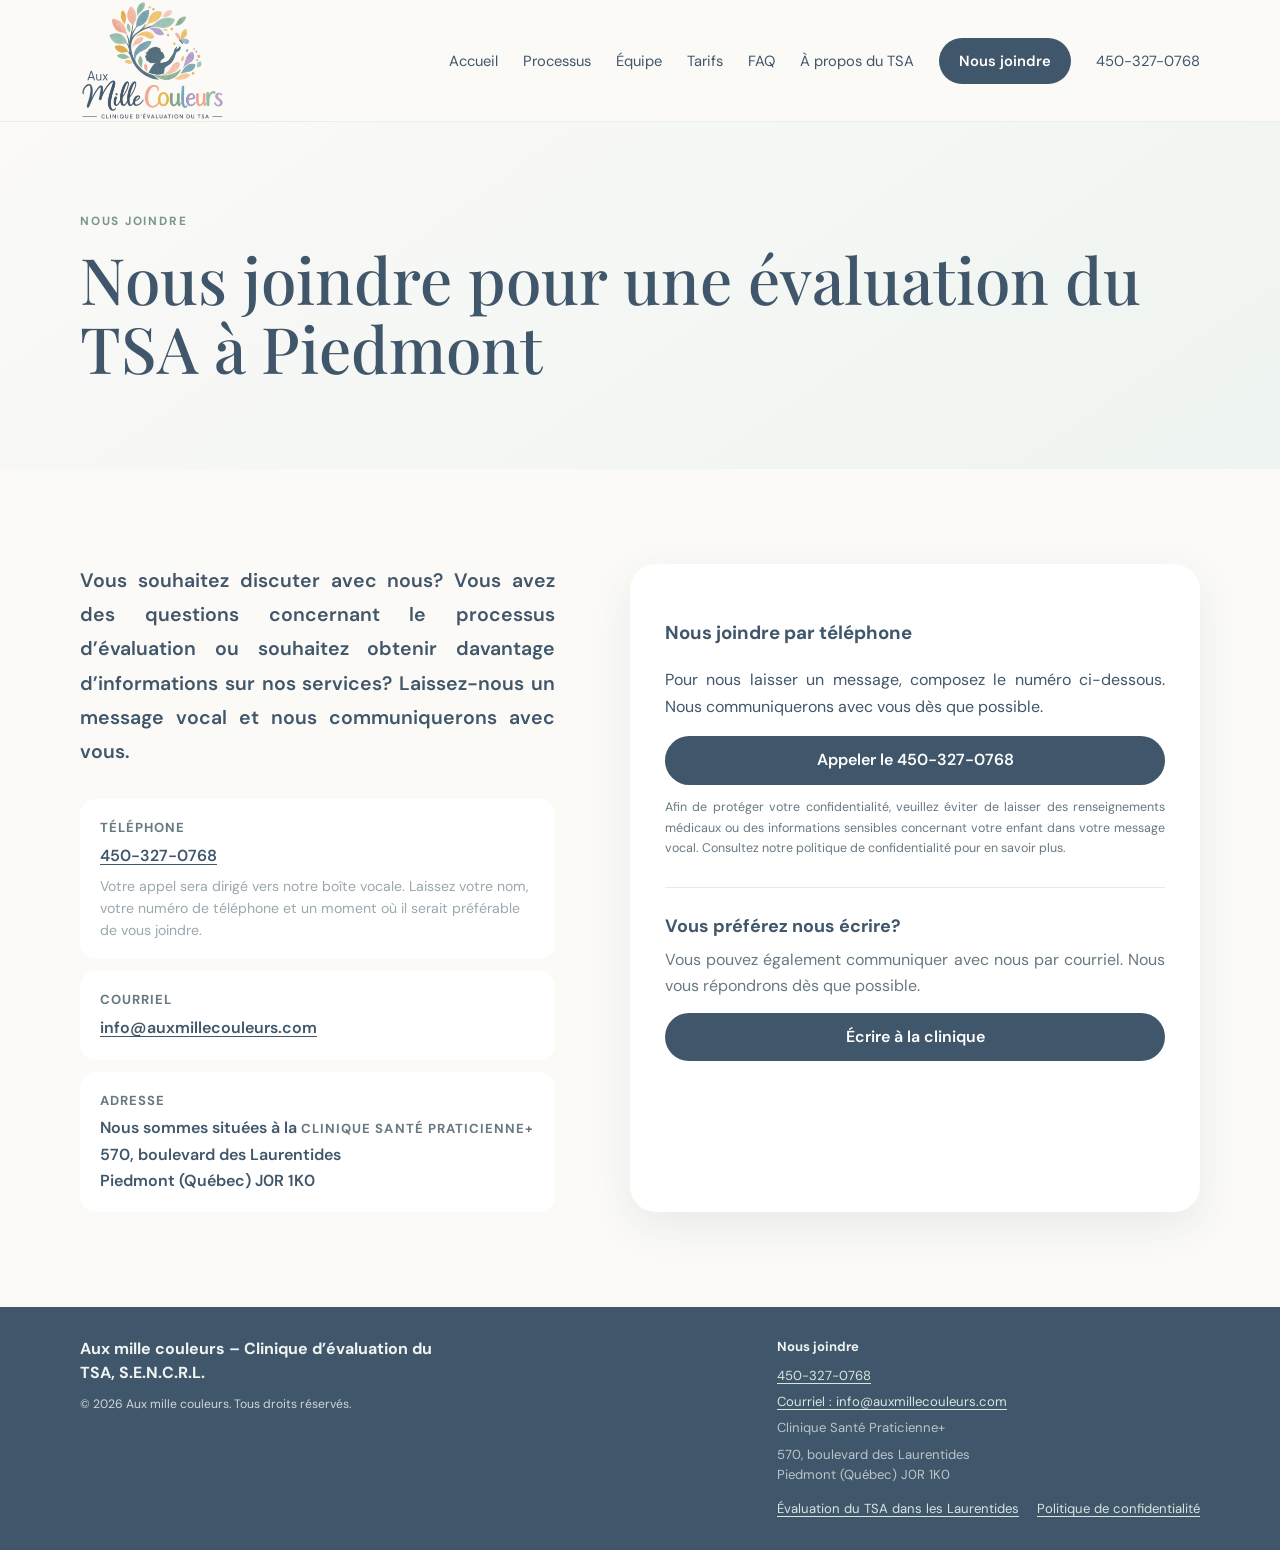
<file: nous-joindre.html>
<!DOCTYPE html><html lang="fr-CA"><head><meta charset="UTF-8"><meta name="viewport" content="width=device-width, initial-scale=1.0"><title>Nous joindre — Évaluation du TSA à Piedmont | Aux mille couleurs</title>
  <meta name="description" content="Communiquez avec Aux mille couleurs pour discuter d’une évaluation du TSA chez votre enfant. Clinique située à Piedmont, dans les Laurentides.">
  <link rel="canonical" href="https://auxmillecouleurs.com/nous-joindre.html">
  <meta property="og:type" content="website">
  <meta property="og:locale" content="fr_CA">
  <meta property="og:site_name" content="Aux mille couleurs">
  <meta property="og:title" content="Nous joindre — Évaluation du TSA à Piedmont | Aux mille couleurs">
  <meta property="og:description" content="Communiquez avec Aux mille couleurs pour discuter d’une évaluation du TSA chez votre enfant. Clinique située à Piedmont, dans les Laurentides.">
  <meta property="og:url" content="https://auxmillecouleurs.com/nous-joindre.html">
  <meta name="twitter:card" content="summary">
  <meta name="twitter:title" content="Nous joindre — Évaluation du TSA à Piedmont | Aux mille couleurs">
  <meta name="twitter:description" content="Communiquez avec Aux mille couleurs pour discuter d’une évaluation du TSA chez votre enfant. Clinique située à Piedmont, dans les Laurentides."><link rel="stylesheet" href="style.css?v=3">
</head><body><header class="site-header"><div class="container nav-wrap"><a href="index.html" class="brand"><img src="assets/logo.png" alt="Aux mille couleurs"></a><input type="checkbox" id="nav-toggle" class="nav-toggle"><label for="nav-toggle" class="nav-toggle-label" aria-label="Ouvrir le menu"><span></span></label><nav>
        <a href="index.html">Accueil</a>
        <a href="evaluation.html">Processus</a>
        <a href="equipe.html">Équipe</a>
        <a href="tarifs.html">Tarifs</a>
        <a href="faq.html">FAQ</a>
        <a href="tsa.html">À propos du TSA</a>
        <a href="nous-joindre.html" class="nav-button">Nous joindre</a>
        <a class="phone-header" href="tel:+14503270768">450-327-0768</a>
      </nav></div></header><main><section class="page-hero"><div class="container"><p class="eyebrow">Nous joindre</p><h1>Nous joindre pour une évaluation du TSA à Piedmont</h1></div></section><section class="section contact"><div class="container two-col"><div><p class="contact-intro">Vous souhaitez discuter avec nous? Vous avez des questions concernant le processus d’évaluation ou souhaitez obtenir davantage d’informations sur nos services? Laissez-nous un message vocal et nous communiquerons avec vous.</p><div class="contact-info contact-info-vertical"><div class="contact-item"><strong>Téléphone</strong><a href="tel:+14503270768">450-327-0768</a><span class="contact-note">Votre appel sera dirigé vers notre boîte vocale. Laissez votre nom, votre numéro de téléphone et un moment où il serait préférable de vous joindre.</span></div><div class="contact-item"><strong>Courriel</strong><a href="mailto:info@auxmillecouleurs.com" aria-label="Envoyer un courriel à info@auxmillecouleurs.com" title="Écrire à la clinique">info@auxmillecouleurs.com</a></div><div class="contact-item"><strong>Adresse</strong><span>Nous sommes situées à la <strong>Clinique Santé Praticienne+</strong><br>570, boulevard des Laurentides<br>Piedmont (Québec) J0R 1K0</span></div></div></div><div class="booking-card" id="telephone"><h3>Nous joindre par téléphone</h3><p>Pour nous laisser un message, composez le numéro ci-dessous. Nous communiquerons avec vous dès que possible.</p><a class="button primary full" href="tel:+14503270768">Appeler le 450-327-0768</a><p class="fine">Afin de protéger votre confidentialité, veuillez éviter de laisser des renseignements médicaux ou des informations sensibles concernant votre enfant dans votre message vocal. Consultez notre <a href="politique-confidentialite.html">politique de confidentialité</a> pour en savoir plus.</p><div class="email-contact-highlight"><div><h3>Vous préférez nous écrire?</h3><p>Vous pouvez également communiquer avec nous par courriel. Nous vous répondrons dès que possible.</p></div><a class="button primary" href="mailto:info@auxmillecouleurs.com?subject=Demande%20de%20renseignements" aria-label="Écrire à info@auxmillecouleurs.com">Écrire à la clinique</a></div></div></div></section></main><footer><div class="container footer-wrap"><div class="footer-brand"><strong>Aux mille couleurs – Clinique d’évaluation du TSA, S.E.N.C.R.L.</strong><small>© 2026 Aux mille couleurs. Tous droits réservés.</small></div><div class="footer-details"><div><strong>Nous joindre</strong></div><a href="tel:+14503270768">450-327-0768</a><a href="mailto:info@auxmillecouleurs.com" aria-label="Envoyer un courriel à info@auxmillecouleurs.com" title="Écrire à la clinique">Courriel : info@auxmillecouleurs.com</a><span>Clinique Santé Praticienne+</span><span>570, boulevard des Laurentides<br>Piedmont (Québec) J0R 1K0</span><div class="footer-links"><a href="evaluation-tsa-laurentides.html">Évaluation du TSA dans les Laurentides</a><a href="politique-confidentialite.html">Politique de confidentialité</a></div></div></div></footer></body></html>
</file>
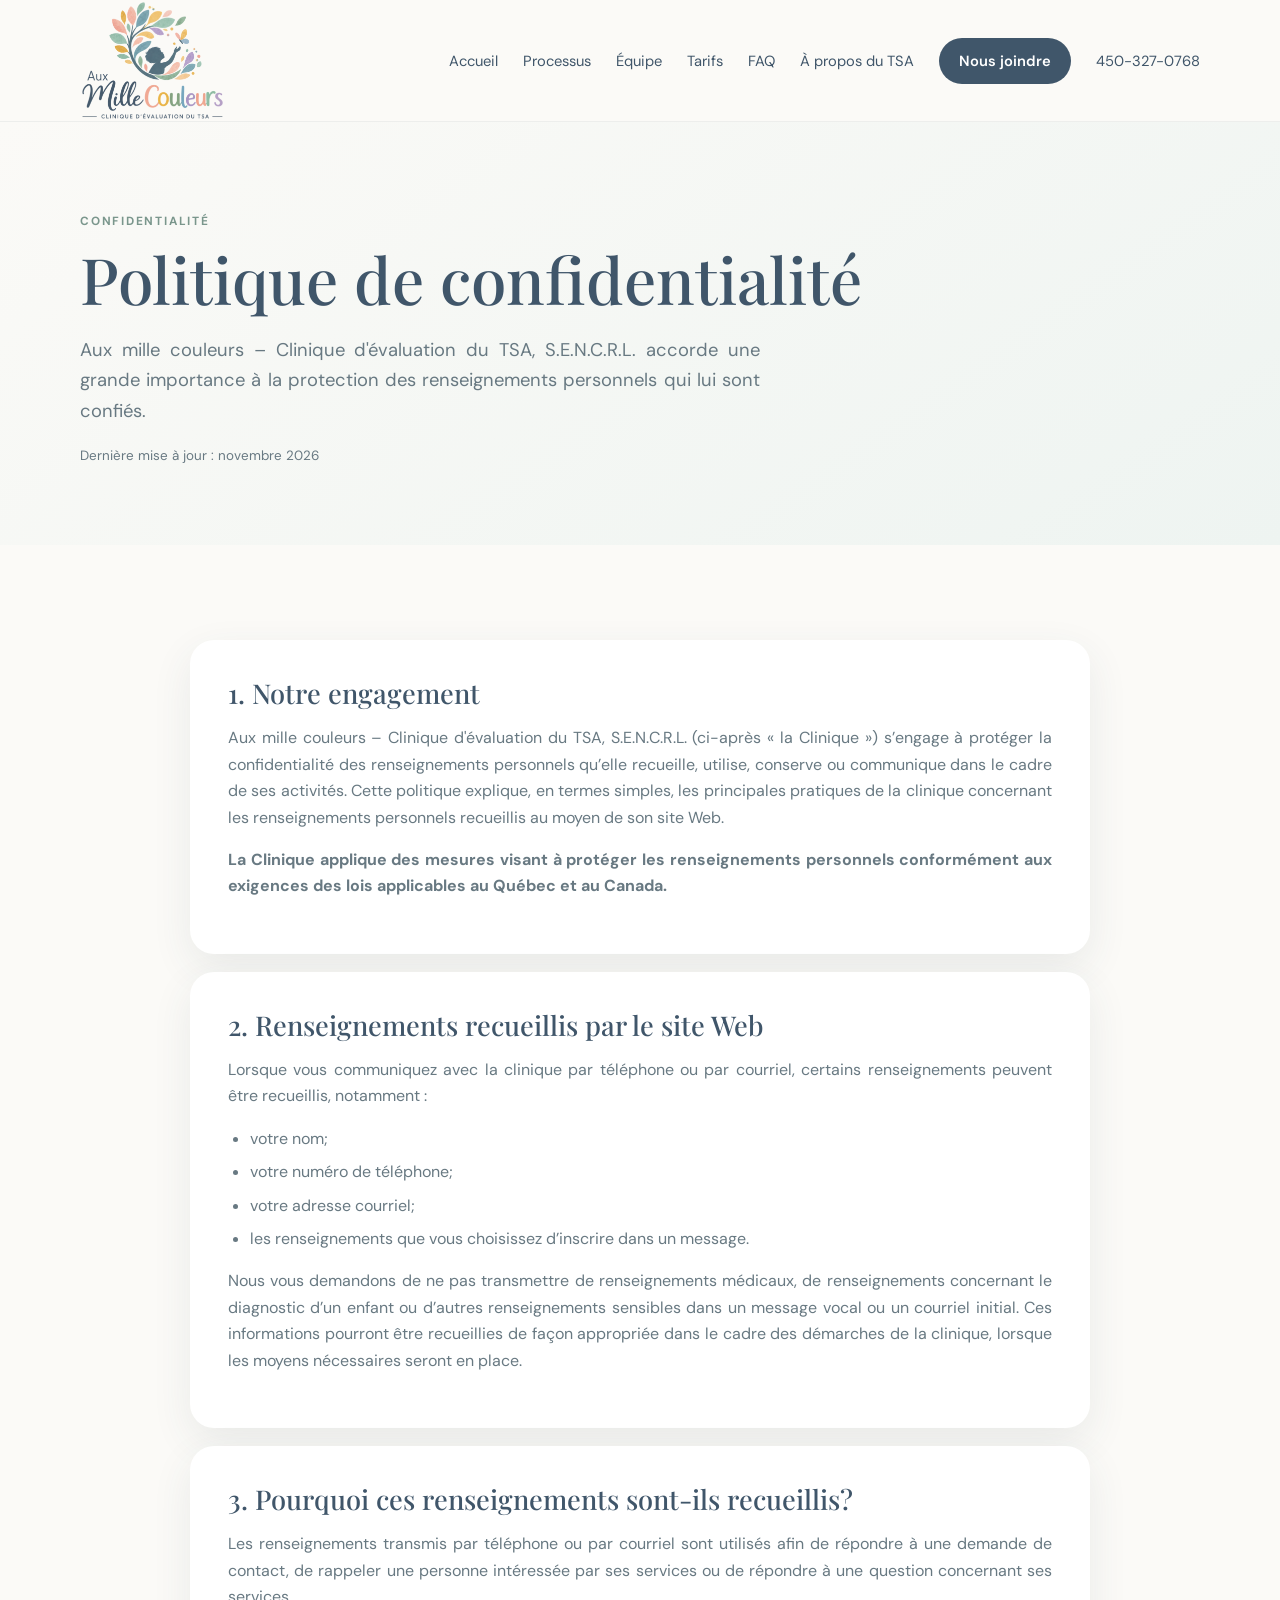
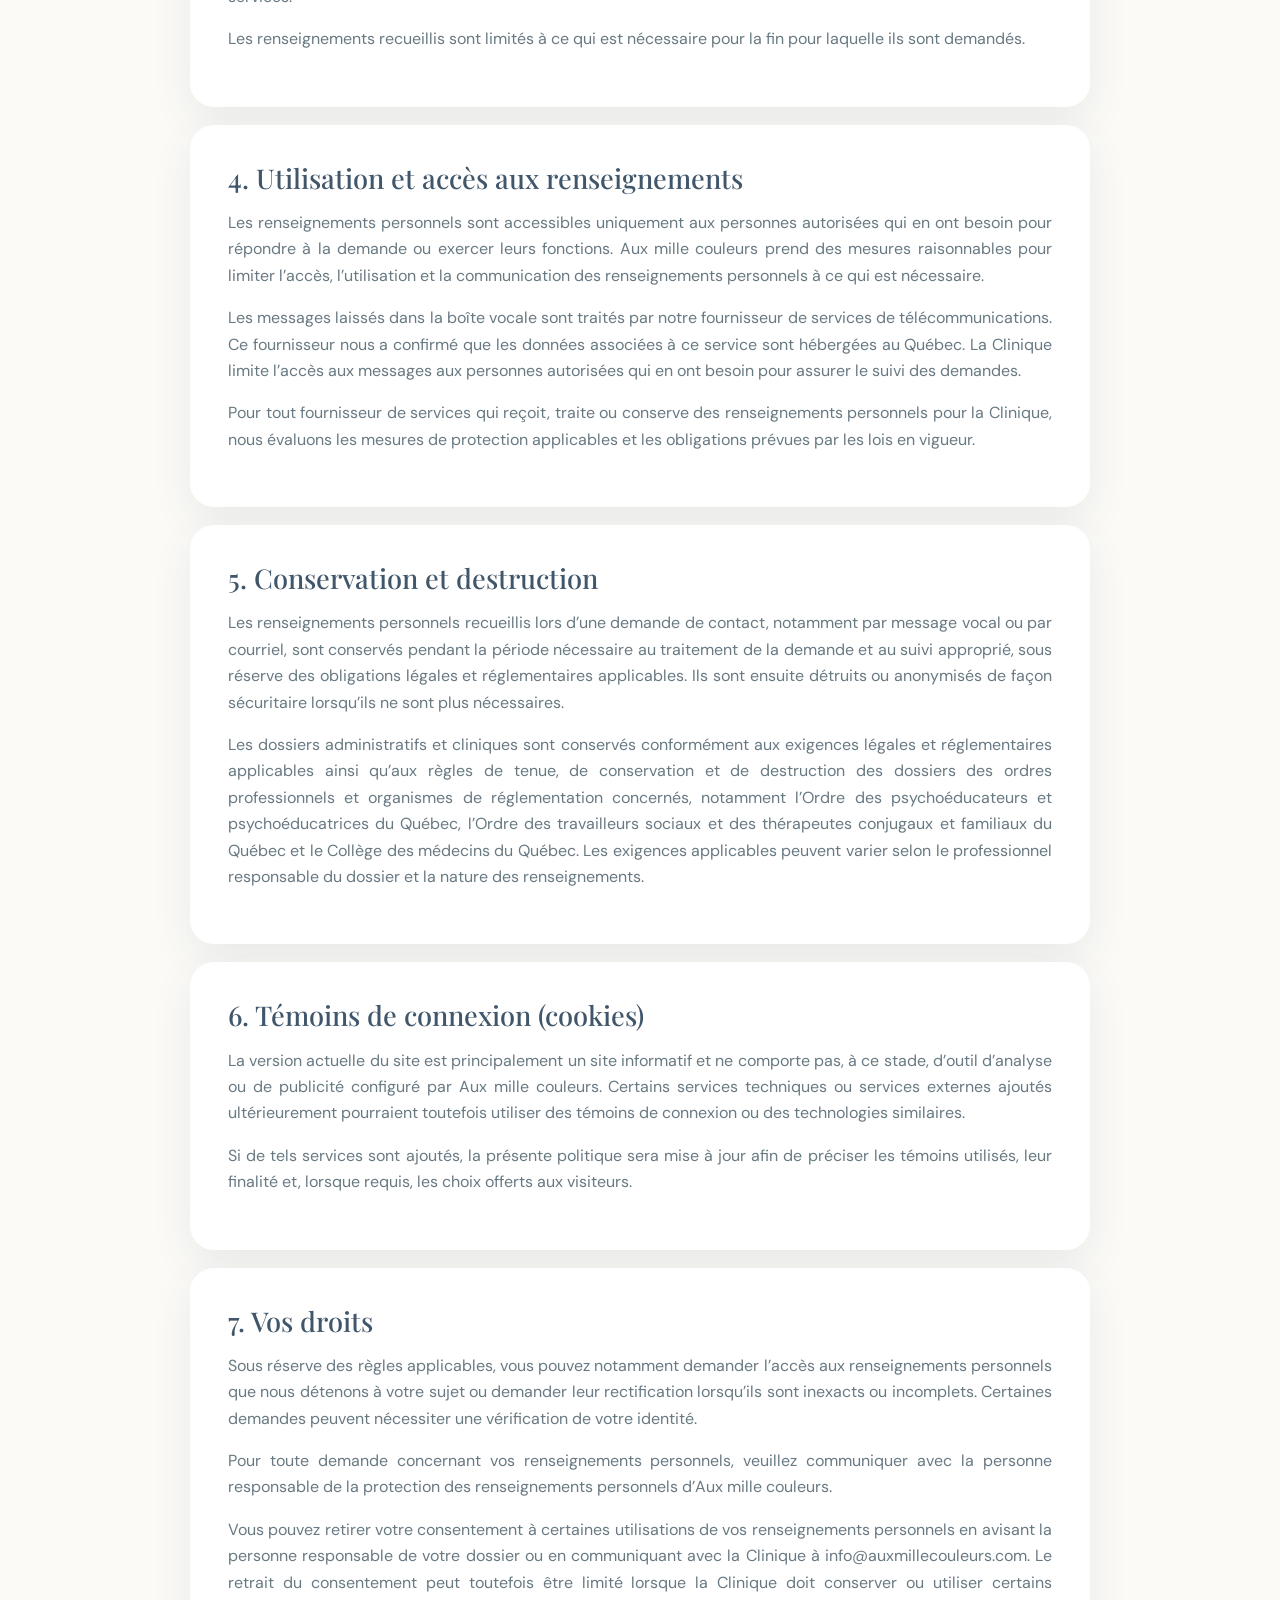
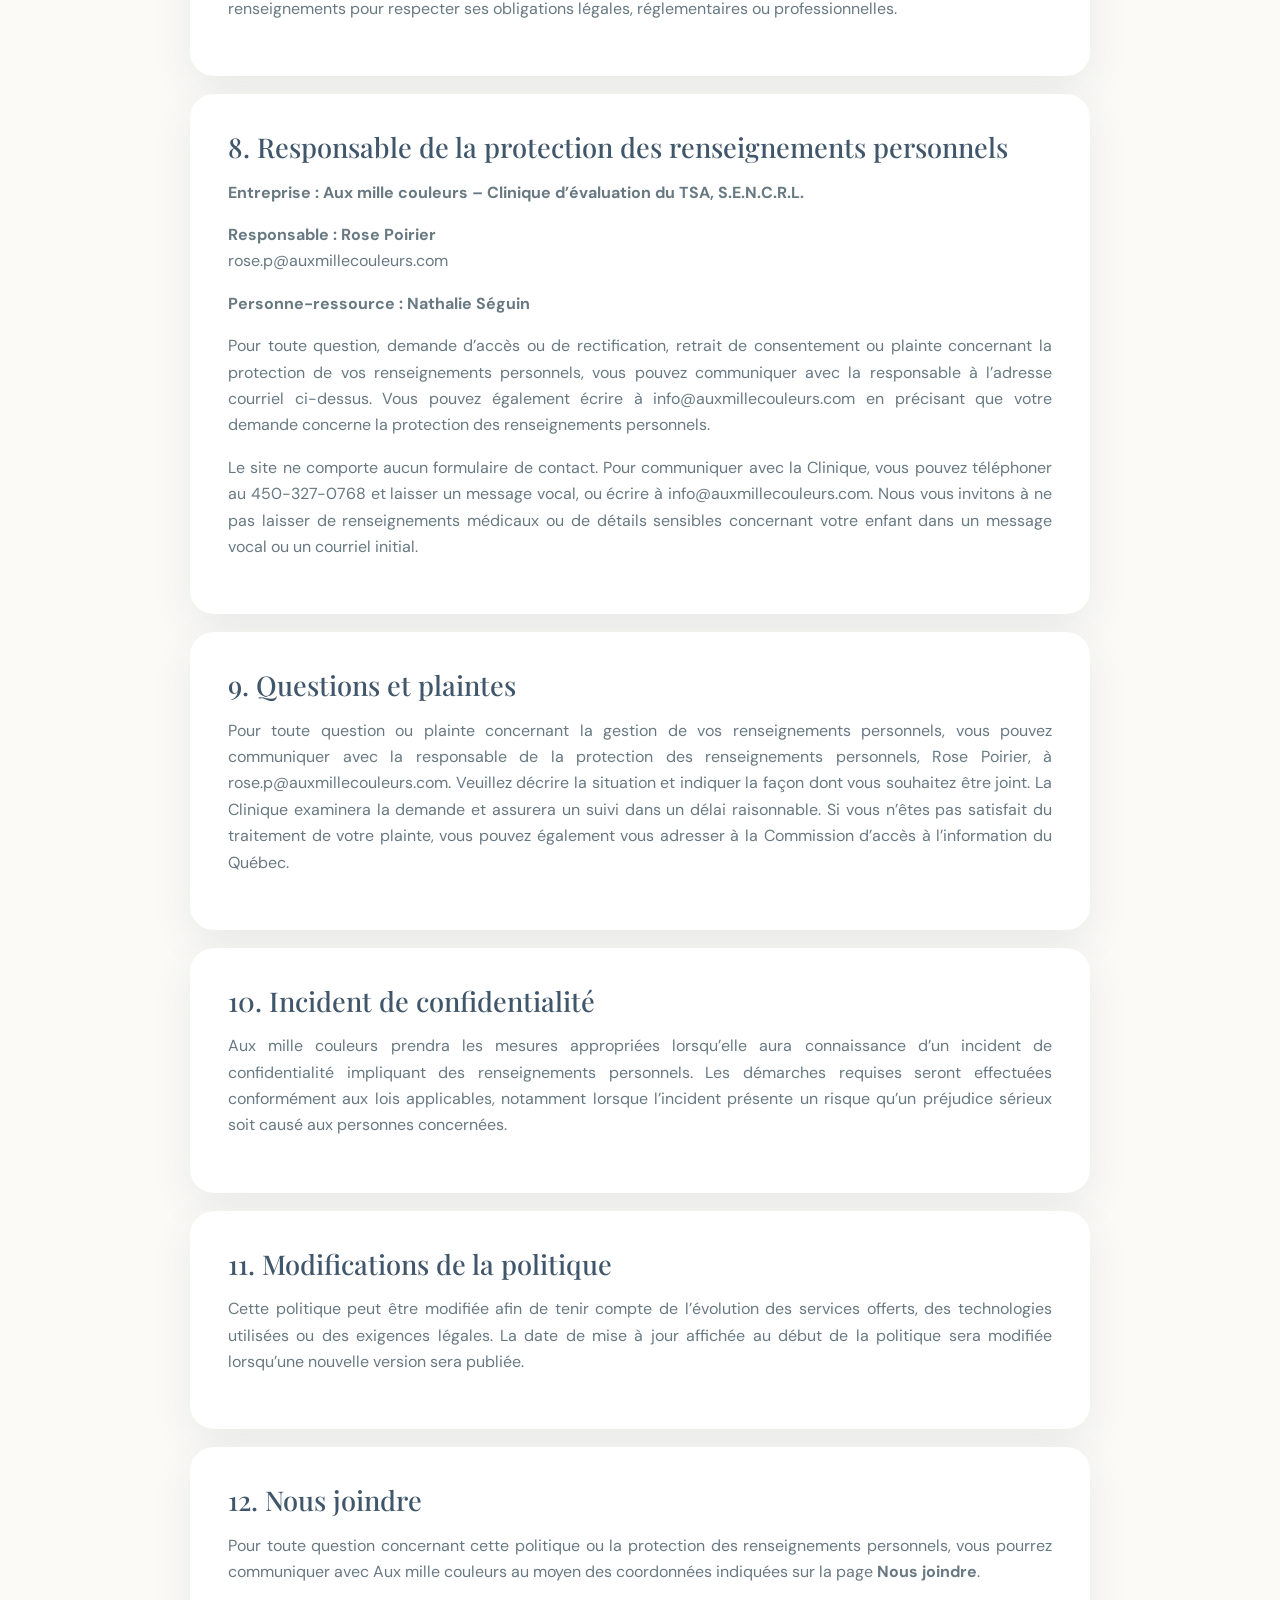
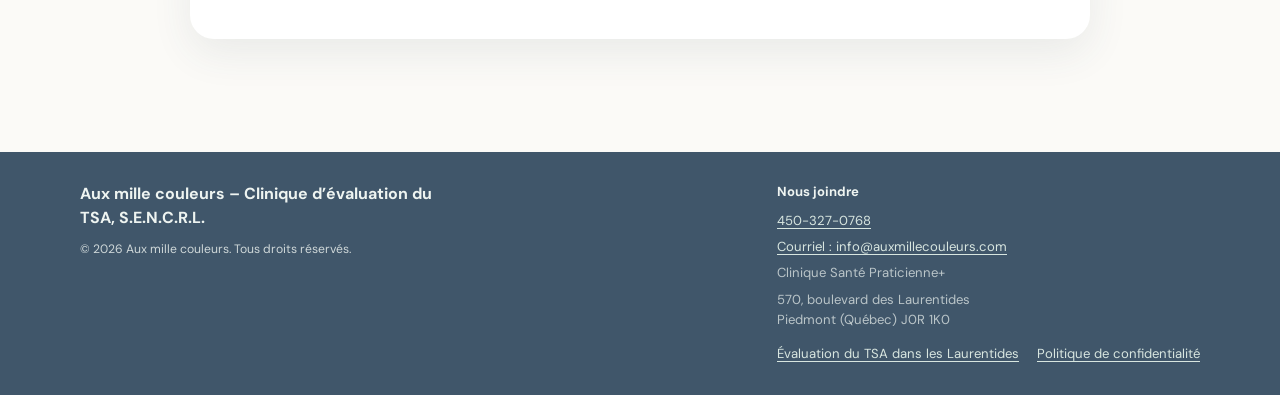
<file: politique-confidentialite.html>
<!DOCTYPE html>
<html lang="fr">
<head>
  <meta charset="UTF-8">
  <meta name="viewport" content="width=device-width, initial-scale=1.0">
  <title>Politique de confidentialité | Aux mille couleurs – Clinique d’évaluation du TSA, S.E.N.C.R.L.</title>
  <meta name="description" content="Politique de confidentialité de Aux mille couleurs – Clinique d'évaluation du TSA, S.E.N.C.R.L., clinique d’évaluation du TSA à Piedmont dans les Laurentides.">
  <link rel="canonical" href="https://auxmillecouleurs.com/politique-confidentialite.html">
  <meta property="og:type" content="website">
  <meta property="og:locale" content="fr_CA">
  <meta property="og:site_name" content="Aux mille couleurs">
  <meta property="og:title" content="Politique de confidentialité | Aux mille couleurs – Clinique d’évaluation du TSA, S.E.N.C.R.L.">
  <meta property="og:description" content="Politique de confidentialité et protection des renseignements personnels d’Aux mille couleurs.">
  <link rel="stylesheet" href="style.css?v=3">
</head>
<body>
<header class="site-header"><div class="container nav-wrap"><a href="index.html" class="brand"><img src="assets/logo.png" alt="Aux mille couleurs"></a><input type="checkbox" id="nav-toggle" class="nav-toggle"><label for="nav-toggle" class="nav-toggle-label" aria-label="Ouvrir le menu"><span></span></label><nav>
        <a href="index.html">Accueil</a>
        <a href="evaluation.html">Processus</a>
        <a href="equipe.html">Équipe</a>
        <a href="tarifs.html">Tarifs</a>
        <a href="faq.html">FAQ</a>
        <a href="tsa.html">À propos du TSA</a>
        <a href="nous-joindre.html" class="nav-button">Nous joindre</a>
        <a class="phone-header" href="tel:+14503270768">450-327-0768</a>
      </nav></div></header>
<main>
<section class="page-hero"><div class="container"><p class="eyebrow">Confidentialité</p><h1>Politique de confidentialité</h1><p class="lead">Aux mille couleurs – Clinique d'évaluation du TSA, S.E.N.C.R.L. accorde une grande importance à la protection des renseignements personnels qui lui sont confiés.</p><p class="privacy-updated">Dernière mise à jour : novembre 2026</p></div></section>
<section class="section"><div class="container privacy-content">
<article><h2>1. Notre engagement</h2><p>Aux mille couleurs – Clinique d'évaluation du TSA, S.E.N.C.R.L. (ci-après « la Clinique ») s’engage à protéger la confidentialité des renseignements personnels qu’elle recueille, utilise, conserve ou communique dans le cadre de ses activités. Cette politique explique, en termes simples, les principales pratiques de la clinique concernant les renseignements personnels recueillis au moyen de son site Web.</p><p><strong>La Clinique applique des mesures visant à protéger les renseignements personnels conformément aux exigences des lois applicables au Québec et au Canada.</strong></p></article>
<article><h2>2. Renseignements recueillis par le site Web</h2><p>Lorsque vous communiquez avec la clinique par téléphone ou par courriel, certains renseignements peuvent être recueillis, notamment :</p><ul><li>votre nom;</li><li>votre numéro de téléphone;</li><li>votre adresse courriel;</li><li>les renseignements que vous choisissez d’inscrire dans un message.</li></ul><p>Nous vous demandons de ne pas transmettre de renseignements médicaux, de renseignements concernant le diagnostic d’un enfant ou d’autres renseignements sensibles dans un message vocal ou un courriel initial. Ces informations pourront être recueillies de façon appropriée dans le cadre des démarches de la clinique, lorsque les moyens nécessaires seront en place.</p></article>
<article><h2>3. Pourquoi ces renseignements sont-ils recueillis?</h2><p>Les renseignements transmis par téléphone ou par courriel sont utilisés afin de répondre à une demande de contact, de rappeler une personne intéressée par ses services ou de répondre à une question concernant ses services.</p><p>Les renseignements recueillis sont limités à ce qui est nécessaire pour la fin pour laquelle ils sont demandés.</p></article>
<article><h2>4. Utilisation et accès aux renseignements</h2><p>Les renseignements personnels sont accessibles uniquement aux personnes autorisées qui en ont besoin pour répondre à la demande ou exercer leurs fonctions. Aux mille couleurs prend des mesures raisonnables pour limiter l’accès, l’utilisation et la communication des renseignements personnels à ce qui est nécessaire.</p><p>Les messages laissés dans la boîte vocale sont traités par notre fournisseur de services de télécommunications. Ce fournisseur nous a confirmé que les données associées à ce service sont hébergées au Québec. La Clinique limite l’accès aux messages aux personnes autorisées qui en ont besoin pour assurer le suivi des demandes.</p><p>Pour tout fournisseur de services qui reçoit, traite ou conserve des renseignements personnels pour la Clinique, nous évaluons les mesures de protection applicables et les obligations prévues par les lois en vigueur.</p></article>
<article><h2>5. Conservation et destruction</h2><p>Les renseignements personnels recueillis lors d’une demande de contact, notamment par message vocal ou par courriel, sont conservés pendant la période nécessaire au traitement de la demande et au suivi approprié, sous réserve des obligations légales et réglementaires applicables. Ils sont ensuite détruits ou anonymisés de façon sécuritaire lorsqu’ils ne sont plus nécessaires.</p><p>Les dossiers administratifs et cliniques sont conservés conformément aux exigences légales et réglementaires applicables ainsi qu’aux règles de tenue, de conservation et de destruction des dossiers des ordres professionnels et organismes de réglementation concernés, notamment l’Ordre des psychoéducateurs et psychoéducatrices du Québec, l’Ordre des travailleurs sociaux et des thérapeutes conjugaux et familiaux du Québec et le Collège des médecins du Québec. Les exigences applicables peuvent varier selon le professionnel responsable du dossier et la nature des renseignements.</p></article>
<article><h2>6. Témoins de connexion (cookies)</h2><p>La version actuelle du site est principalement un site informatif et ne comporte pas, à ce stade, d’outil d’analyse ou de publicité configuré par Aux mille couleurs. Certains services techniques ou services externes ajoutés ultérieurement pourraient toutefois utiliser des témoins de connexion ou des technologies similaires.</p><p>Si de tels services sont ajoutés, la présente politique sera mise à jour afin de préciser les témoins utilisés, leur finalité et, lorsque requis, les choix offerts aux visiteurs.</p></article>
<article><h2>7. Vos droits</h2><p>Sous réserve des règles applicables, vous pouvez notamment demander l’accès aux renseignements personnels que nous détenons à votre sujet ou demander leur rectification lorsqu’ils sont inexacts ou incomplets. Certaines demandes peuvent nécessiter une vérification de votre identité.</p><p>Pour toute demande concernant vos renseignements personnels, veuillez communiquer avec la personne responsable de la protection des renseignements personnels d’Aux mille couleurs.</p><p>Vous pouvez retirer votre consentement à certaines utilisations de vos renseignements personnels en avisant la personne responsable de votre dossier ou en communiquant avec la Clinique à <a href="mailto:info@auxmillecouleurs.com">info@auxmillecouleurs.com</a>. Le retrait du consentement peut toutefois être limité lorsque la Clinique doit conserver ou utiliser certains renseignements pour respecter ses obligations légales, réglementaires ou professionnelles.</p></article>
<article><h2>8. Responsable de la protection des renseignements personnels</h2><p><strong>Entreprise : Aux mille couleurs – Clinique d’évaluation du TSA, S.E.N.C.R.L.</strong></p><p><strong>Responsable : Rose Poirier</strong><br><a href="mailto:rose.p@auxmillecouleurs.com">rose.p@auxmillecouleurs.com</a></p><p><strong>Personne-ressource : Nathalie Séguin</strong></p><p>Pour toute question, demande d’accès ou de rectification, retrait de consentement ou plainte concernant la protection de vos renseignements personnels, vous pouvez communiquer avec la responsable à l’adresse courriel ci-dessus. Vous pouvez également écrire à <a href="mailto:info@auxmillecouleurs.com">info@auxmillecouleurs.com</a> en précisant que votre demande concerne la protection des renseignements personnels.</p><p>Le site ne comporte aucun formulaire de contact. Pour communiquer avec la Clinique, vous pouvez téléphoner au 450-327-0768 et laisser un message vocal, ou écrire à info@auxmillecouleurs.com. Nous vous invitons à ne pas laisser de renseignements médicaux ou de détails sensibles concernant votre enfant dans un message vocal ou un courriel initial.</p></article>
<article><h2>9. Questions et plaintes</h2><p>Pour toute question ou plainte concernant la gestion de vos renseignements personnels, vous pouvez communiquer avec la responsable de la protection des renseignements personnels, Rose Poirier, à <a href="mailto:rose.p@auxmillecouleurs.com">rose.p@auxmillecouleurs.com</a>. Veuillez décrire la situation et indiquer la façon dont vous souhaitez être joint. La Clinique examinera la demande et assurera un suivi dans un délai raisonnable. Si vous n’êtes pas satisfait du traitement de votre plainte, vous pouvez également vous adresser à la Commission d’accès à l’information du Québec.</p></article>
<article><h2>10. Incident de confidentialité</h2><p>Aux mille couleurs prendra les mesures appropriées lorsqu’elle aura connaissance d’un incident de confidentialité impliquant des renseignements personnels. Les démarches requises seront effectuées conformément aux lois applicables, notamment lorsque l’incident présente un risque qu’un préjudice sérieux soit causé aux personnes concernées.</p></article>
<article><h2>11. Modifications de la politique</h2><p>Cette politique peut être modifiée afin de tenir compte de l’évolution des services offerts, des technologies utilisées ou des exigences légales. La date de mise à jour affichée au début de la politique sera modifiée lorsqu’une nouvelle version sera publiée.</p></article>
<article><h2>12. Nous joindre</h2><p>Pour toute question concernant cette politique ou la protection des renseignements personnels, vous pourrez communiquer avec Aux mille couleurs au moyen des coordonnées indiquées sur la page <a href="nous-joindre.html"><strong>Nous joindre</strong></a>.</p></article>
</div></section>
</main>
<footer><div class="container footer-wrap"><div class="footer-brand"><strong>Aux mille couleurs – Clinique d’évaluation du TSA, S.E.N.C.R.L.</strong><small>© 2026 Aux mille couleurs. Tous droits réservés.</small></div><div class="footer-details"><div><strong>Nous joindre</strong></div><a href="tel:+14503270768">450-327-0768</a><a href="mailto:info@auxmillecouleurs.com" aria-label="Envoyer un courriel à info@auxmillecouleurs.com" title="Écrire à la clinique">Courriel : info@auxmillecouleurs.com</a><span>Clinique Santé Praticienne+</span><span>570, boulevard des Laurentides<br>Piedmont (Québec) J0R 1K0</span><div class="footer-links"><a href="evaluation-tsa-laurentides.html">Évaluation du TSA dans les Laurentides</a><a href="politique-confidentialite.html">Politique de confidentialité</a></div></div></div></footer>
</body></html>
</file>
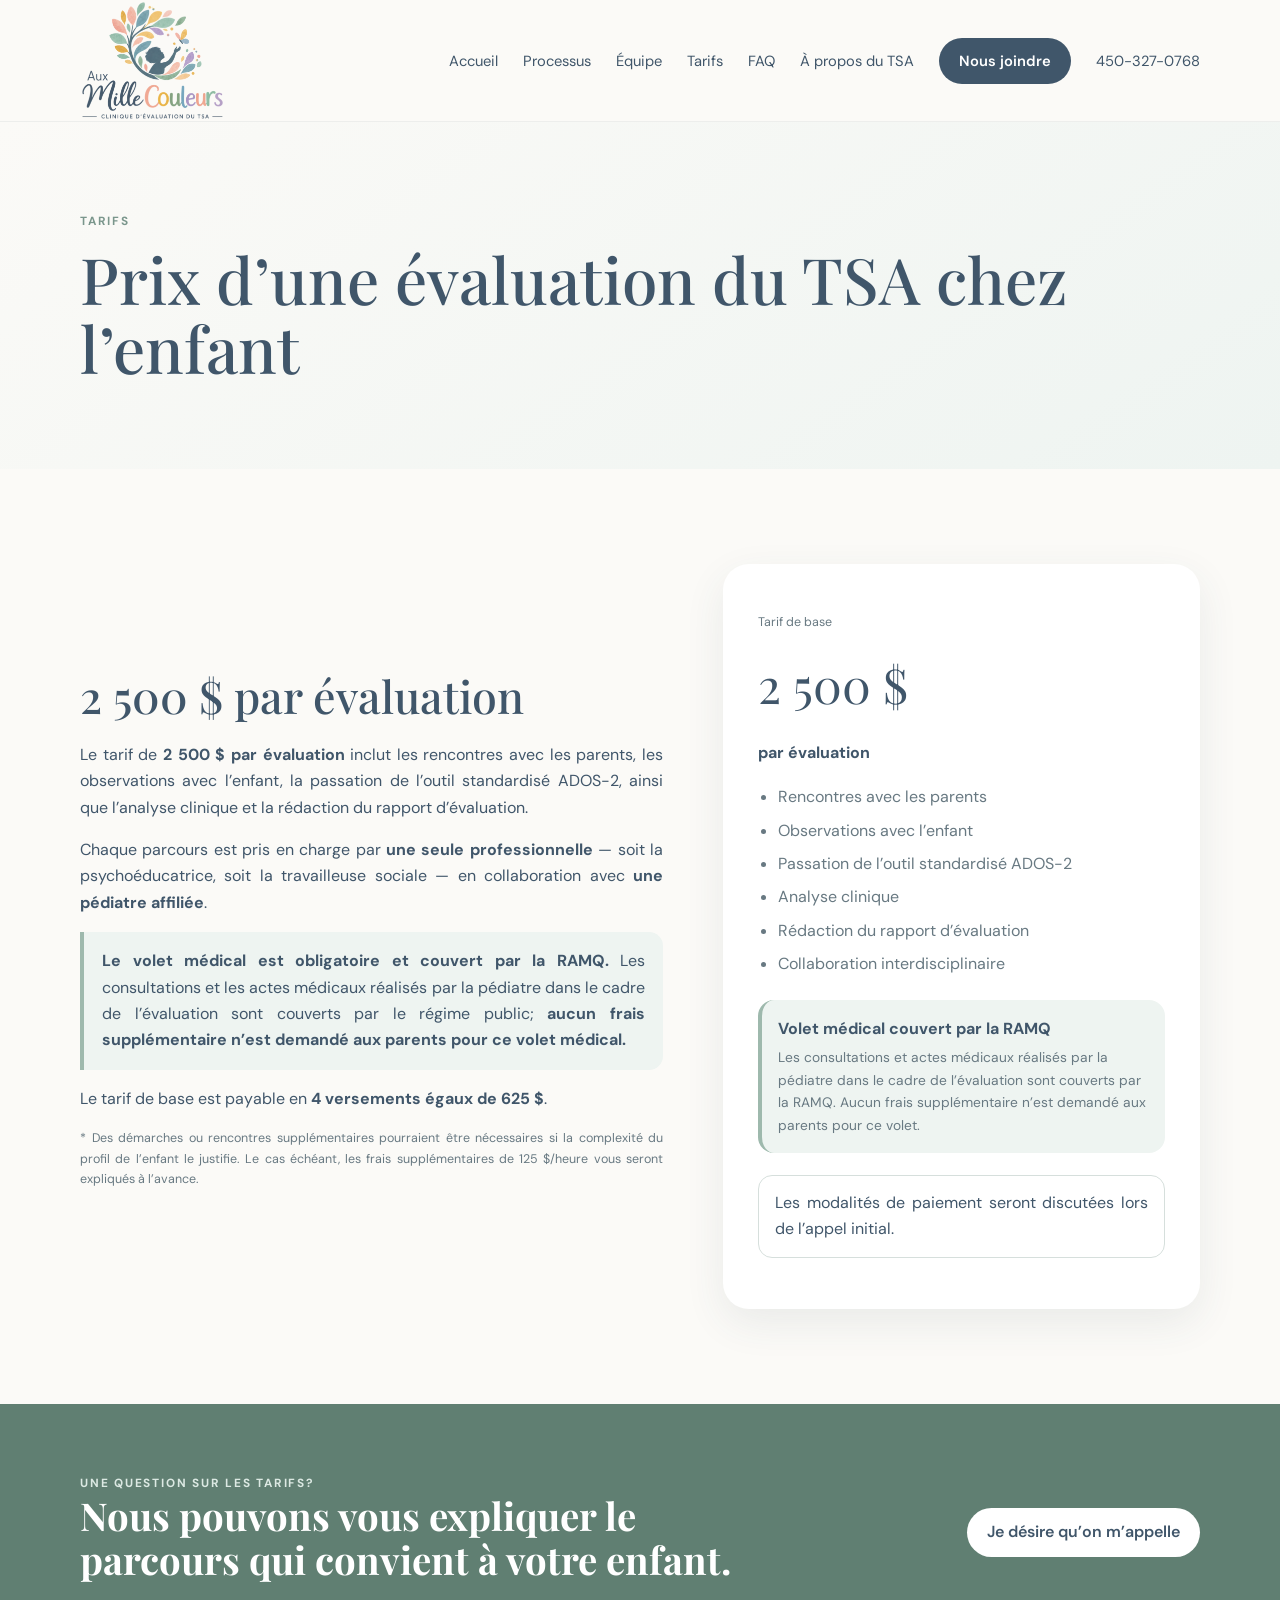
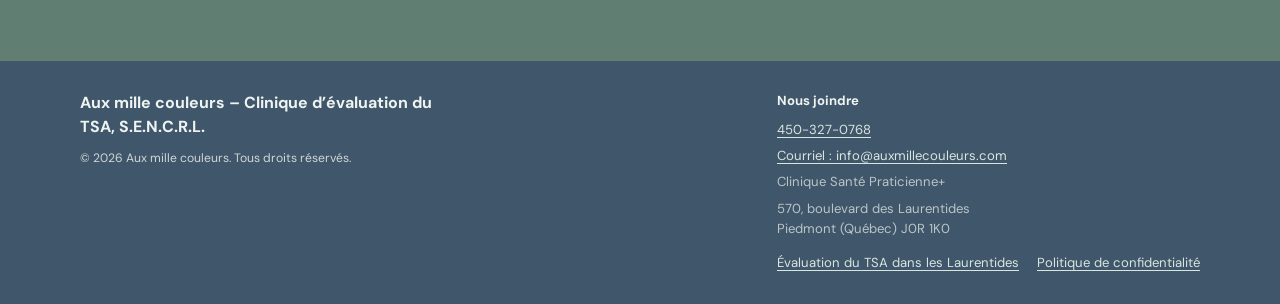
<file: tarifs.html>
<!DOCTYPE html><html lang="fr-CA"><head><meta charset="UTF-8"><meta name="viewport" content="width=device-width, initial-scale=1.0"><title>Tarifs d’une évaluation du TSA | Aux mille couleurs, Laurentides</title>
  <meta name="description" content="Découvrez le tarif d’une évaluation du TSA chez l’enfant chez Aux mille couleurs, les services inclus, les rencontres supplémentaires et le volet médical couvert par la RAMQ.">
  <link rel="canonical" href="https://auxmillecouleurs.com/tarifs.html">
  <meta property="og:type" content="website">
  <meta property="og:locale" content="fr_CA">
  <meta property="og:site_name" content="Aux mille couleurs">
  <meta property="og:title" content="Prix d’une évaluation TSA | Aux mille couleurs | Laurentides">
  <meta property="og:description" content="Découvrez le tarif d’une évaluation du TSA chez l’enfant chez Aux mille couleurs, les services inclus, les rencontres supplémentaires et le volet médical couvert par la RAMQ.">
  <meta property="og:url" content="https://auxmillecouleurs.com/tarifs.html">
  <meta name="twitter:card" content="summary">
  <meta name="twitter:title" content="Prix d’une évaluation TSA | Aux mille couleurs | Laurentides">
  <meta name="twitter:description" content="Découvrez le tarif d’une évaluation du TSA chez l’enfant chez Aux mille couleurs, les services inclus, les rencontres supplémentaires et le volet médical couvert par la RAMQ."><link rel="stylesheet" href="style.css?v=3"></head><body><header class="site-header"><div class="container nav-wrap"><a href="index.html" class="brand"><img src="assets/logo.png" alt="Aux mille couleurs"></a><input type="checkbox" id="nav-toggle" class="nav-toggle"><label for="nav-toggle" class="nav-toggle-label" aria-label="Ouvrir le menu"><span></span></label><nav>
        <a href="index.html">Accueil</a>
        <a href="evaluation.html">Processus</a>
        <a href="equipe.html">Équipe</a>
        <a href="tarifs.html">Tarifs</a>
        <a href="faq.html">FAQ</a>
        <a href="tsa.html">À propos du TSA</a>
        <a href="nous-joindre.html" class="nav-button">Nous joindre</a>
        <a class="phone-header" href="tel:+14503270768">450-327-0768</a>
      </nav></div></header><main><section class="page-hero"><div class="container"><p class="eyebrow">Tarifs</p><h1>Prix d’une évaluation du TSA chez l’enfant</h1></div></section><section class="section"><div class="container pricing"><div><h2>2 500 $ par évaluation</h2><p>Le tarif de <strong>2 500 $ par évaluation</strong> inclut les rencontres avec les parents, les observations avec l’enfant, la passation de l’outil standardisé ADOS-2, ainsi que l’analyse clinique et la rédaction du rapport d’évaluation.</p><p>Chaque parcours est pris en charge par <strong>une seule professionnelle</strong> — soit la psychoéducatrice, soit la travailleuse sociale — en collaboration avec <strong>une pédiatre affiliée</strong>.</p><p class="medical-pricing"><strong>Le volet médical est obligatoire et couvert par la RAMQ.</strong> Les consultations et les actes médicaux réalisés par la pédiatre dans le cadre de l’évaluation sont couverts par le régime public; <strong>aucun frais supplémentaire n’est demandé aux parents pour ce volet médical.</strong></p><p>Le tarif de base est payable en <strong>4 versements égaux de 625 $</strong>.</p><p class="fine">* Des démarches ou rencontres supplémentaires pourraient être nécessaires si la complexité du profil de l’enfant le justifie. Le cas échéant, les frais supplémentaires de 125 $/heure vous seront expliqués à l’avance.</p></div><div class="price-card"><p class="small">Tarif de base</p><div class="price">2 500 $</div><p><strong>par évaluation</strong></p><ul class="price-list"><li>Rencontres avec les parents</li><li>Observations avec l’enfant</li><li>Passation de l’outil standardisé ADOS-2</li><li>Analyse clinique</li><li>Rédaction du rapport d’évaluation</li><li>Collaboration interdisciplinaire</li></ul><div class="ramq-note"><strong>Volet médical couvert par la RAMQ</strong><span>Les consultations et actes médicaux réalisés par la pédiatre dans le cadre de l’évaluation sont couverts par la RAMQ. Aucun frais supplémentaire n’est demandé aux parents pour ce volet.</span></div><p class="payment-note">Les modalités de paiement seront discutées lors de l’appel initial.</p></div></div></section><section class="cta"><div class="container cta-inner"><div><p class="eyebrow">Une question sur les tarifs?</p><h2>Nous pouvons vous expliquer le parcours qui convient à votre enfant.</h2></div><a class="button light" href="nous-joindre.html#telephone">Je désire qu’on m’appelle</a></div></section></main><footer><div class="container footer-wrap"><div class="footer-brand"><strong>Aux mille couleurs – Clinique d’évaluation du TSA, S.E.N.C.R.L.</strong><small>© 2026 Aux mille couleurs. Tous droits réservés.</small></div><div class="footer-details"><div><strong>Nous joindre</strong></div><a href="tel:+14503270768">450-327-0768</a><a href="mailto:info@auxmillecouleurs.com" aria-label="Envoyer un courriel à info@auxmillecouleurs.com" title="Écrire à la clinique">Courriel : info@auxmillecouleurs.com</a><span>Clinique Santé Praticienne+</span><span>570, boulevard des Laurentides<br>Piedmont (Québec) J0R 1K0</span><div class="footer-links"><a href="evaluation-tsa-laurentides.html">Évaluation du TSA dans les Laurentides</a><a href="politique-confidentialite.html">Politique de confidentialité</a></div></div></div></footer></body></html>
</file>
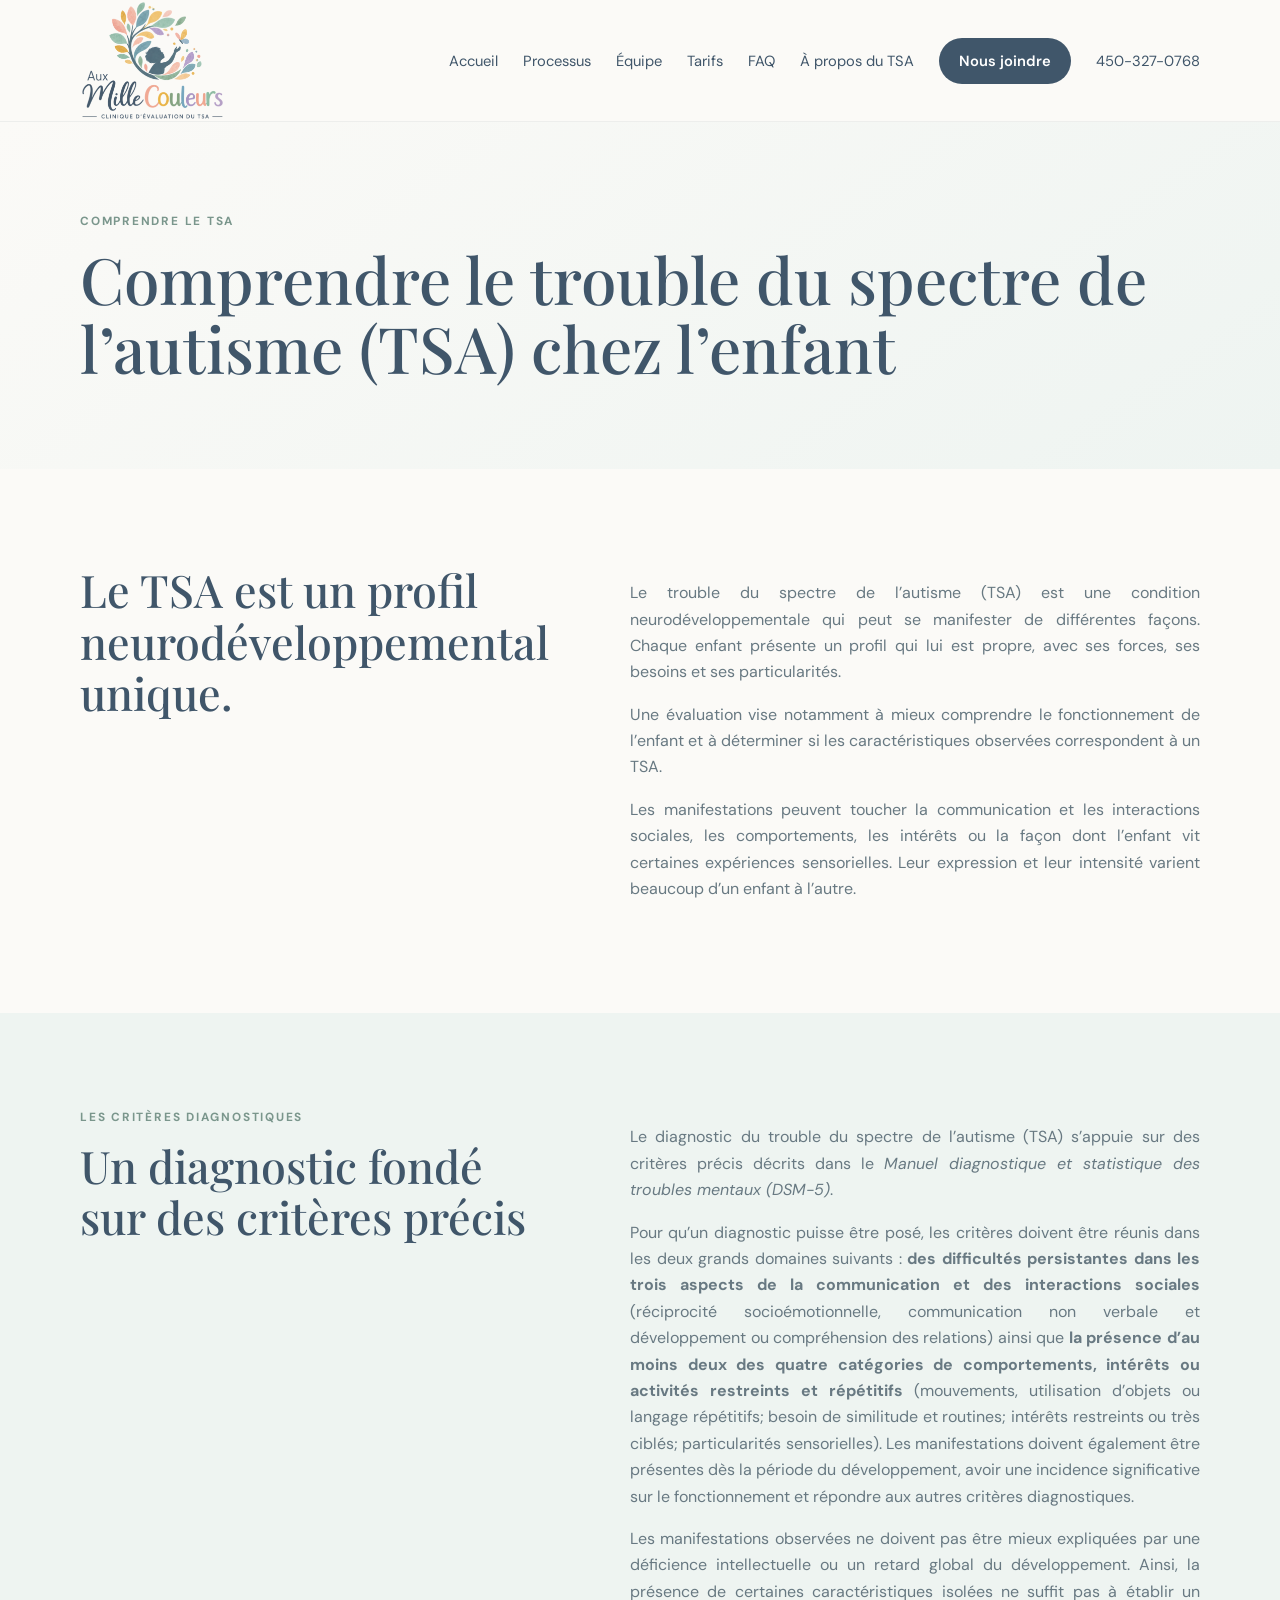
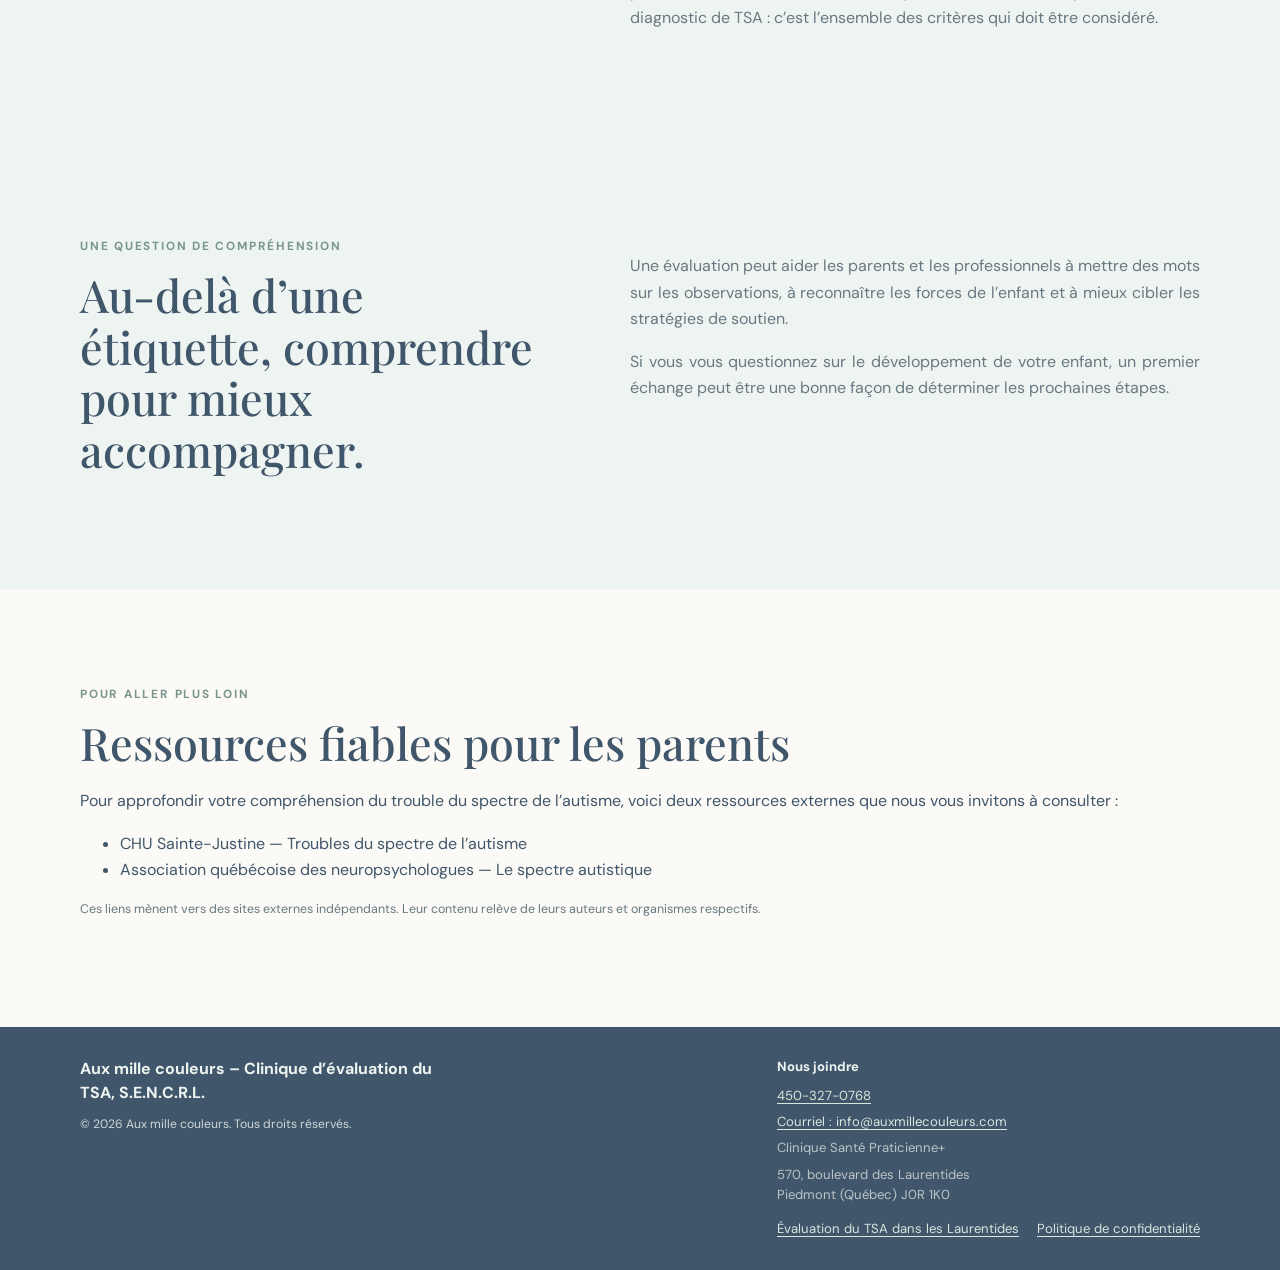
<file: tsa.html>
<!DOCTYPE html><html lang="fr-CA"><head><meta charset="UTF-8"><meta name="viewport" content="width=device-width, initial-scale=1.0"><title>Comprendre le TSA chez l’enfant | Aux mille couleurs</title>
  <meta name="description" content="Informez-vous sur le trouble du spectre de l’autisme (TSA) chez l’enfant, les signes, l’évaluation diagnostique et les prochaines étapes avec Aux mille couleurs.">
  <link rel="canonical" href="https://auxmillecouleurs.com/tsa.html">
  <meta property="og:type" content="website">
  <meta property="og:locale" content="fr_CA">
  <meta property="og:site_name" content="Aux mille couleurs">
  <meta property="og:title" content="TSA chez l’enfant : comprendre le trouble du spectre de l’autisme | Aux mille couleurs">
  <meta property="og:description" content="Informez-vous sur le trouble du spectre de l’autisme (TSA) chez l’enfant, les signes, l’évaluation diagnostique et les prochaines étapes avec Aux mille couleurs.">
  <meta property="og:url" content="https://auxmillecouleurs.com/tsa.html">
  <meta name="twitter:card" content="summary">
  <meta name="twitter:title" content="TSA chez l’enfant : comprendre le trouble du spectre de l’autisme | Aux mille couleurs">
  <meta name="twitter:description" content="Informez-vous sur le trouble du spectre de l’autisme (TSA) chez l’enfant, les signes, l’évaluation diagnostique et les prochaines étapes avec Aux mille couleurs."><link rel="stylesheet" href="style.css?v=3"></head><body><header class="site-header"><div class="container nav-wrap"><a href="index.html" class="brand"><img src="assets/logo.png" alt="Aux mille couleurs"></a><input type="checkbox" id="nav-toggle" class="nav-toggle"><label for="nav-toggle" class="nav-toggle-label" aria-label="Ouvrir le menu"><span></span></label><nav>
        <a href="index.html">Accueil</a>
        <a href="evaluation.html">Processus</a>
        <a href="equipe.html">Équipe</a>
        <a href="tarifs.html">Tarifs</a>
        <a href="faq.html">FAQ</a>
        <a href="tsa.html">À propos du TSA</a>
        <a href="nous-joindre.html" class="nav-button">Nous joindre</a>
        <a class="phone-header" href="tel:+14503270768">450-327-0768</a>
      </nav></div></header><main><section class="page-hero"><div class="container"><p class="eyebrow">Comprendre le TSA</p><h1>Comprendre le trouble du spectre de l’autisme (TSA) chez l’enfant</h1></div></section><section class="section"><div class="container two-col"><div><h2>Le TSA est un profil neurodéveloppemental unique.</h2></div><div class="text"><p>Le trouble du spectre de l’autisme (TSA) est une condition neurodéveloppementale qui peut se manifester de différentes façons. Chaque enfant présente un profil qui lui est propre, avec ses forces, ses besoins et ses particularités.</p><p>Une évaluation vise notamment à mieux comprendre le fonctionnement de l’enfant et à déterminer si les caractéristiques observées correspondent à un TSA.</p><p>Les manifestations peuvent toucher la communication et les interactions sociales, les comportements, les intérêts ou la façon dont l’enfant vit certaines expériences sensorielles. Leur expression et leur intensité varient beaucoup d’un enfant à l’autre.</p></div></div></section><section class="section soft"><div class="container two-col"><div><p class="eyebrow">Les critères diagnostiques</p><h2>Un diagnostic fondé sur des critères précis</h2></div><div class="text"><p>Le diagnostic du trouble du spectre de l’autisme (TSA) s’appuie sur des critères précis décrits dans le <em>Manuel diagnostique et statistique des troubles mentaux (DSM-5)</em>.</p><p>Pour qu’un diagnostic puisse être posé, les critères doivent être réunis dans les deux grands domaines suivants : <strong>des difficultés persistantes dans les trois aspects de la communication et des interactions sociales</strong> (réciprocité socioémotionnelle, communication non verbale et développement ou compréhension des relations) ainsi que <strong>la présence d’au moins deux des quatre catégories de comportements, intérêts ou activités restreints et répétitifs</strong> (mouvements, utilisation d’objets ou langage répétitifs; besoin de similitude et routines; intérêts restreints ou très ciblés; particularités sensorielles). Les manifestations doivent également être présentes dès la période du développement, avoir une incidence significative sur le fonctionnement et répondre aux autres critères diagnostiques.</p><p>Les manifestations observées ne doivent pas être mieux expliquées par une déficience intellectuelle ou un retard global du développement. Ainsi, la présence de certaines caractéristiques isolées ne suffit pas à établir un diagnostic de TSA : c’est l’ensemble des critères qui doit être considéré.</p></div></div></section><section class="section soft"><div class="container two-col"><div><p class="eyebrow">Une question de compréhension</p><h2>Au-delà d’une étiquette, comprendre pour mieux accompagner.</h2></div><div class="text"><p>Une évaluation peut aider les parents et les professionnels à mettre des mots sur les observations, à reconnaître les forces de l’enfant et à mieux cibler les stratégies de soutien.</p><p>Si vous vous questionnez sur le développement de votre enfant, un premier échange peut être une bonne façon de déterminer les prochaines étapes.</p></div></div></section><section class="section"><div class="container">
<p class="eyebrow">Pour aller plus loin</p><h2>Ressources fiables pour les parents</h2>
<p>Pour approfondir votre compréhension du trouble du spectre de l’autisme, voici deux ressources externes que nous vous invitons à consulter :</p>
<ul>
<li><a href="https://www.chusj.org/fr/Soins-services/T/Troubles-du-spectre-de-l-autisme" target="_blank" rel="noopener noreferrer">CHU Sainte-Justine — Troubles du spectre de l’autisme</a></li>
<li><a href="https://aqnp.ca/documentation/developpemental/le-spectre-autistique/" target="_blank" rel="noopener noreferrer">Association québécoise des neuropsychologues — Le spectre autistique</a></li>
</ul>
<p class="fine">Ces liens mènent vers des sites externes indépendants. Leur contenu relève de leurs auteurs et organismes respectifs.</p>
</div></section></main><footer><div class="container footer-wrap"><div class="footer-brand"><strong>Aux mille couleurs – Clinique d’évaluation du TSA, S.E.N.C.R.L.</strong><small>© 2026 Aux mille couleurs. Tous droits réservés.</small></div><div class="footer-details"><div><strong>Nous joindre</strong></div><a href="tel:+14503270768">450-327-0768</a><a href="mailto:info@auxmillecouleurs.com" aria-label="Envoyer un courriel à info@auxmillecouleurs.com" title="Écrire à la clinique">Courriel : info@auxmillecouleurs.com</a><span>Clinique Santé Praticienne+</span><span>570, boulevard des Laurentides<br>Piedmont (Québec) J0R 1K0</span><div class="footer-links"><a href="evaluation-tsa-laurentides.html">Évaluation du TSA dans les Laurentides</a><a href="politique-confidentialite.html">Politique de confidentialité</a></div></div></div></footer></body></html>
</file>
<file: style.css>
@import url('https://fonts.googleapis.com/css2?family=DM+Sans:wght@400;500;600;700&family=Playfair+Display:wght@500;600&display=swap');
:root{--ink:#40566a;--muted:#687982;--cream:#fbfaf7;--soft:#eef4f1;--peach:#eaa99a;--sage:#9eb9ad;--gold:#e8bd68;--lav:#aaa0c4;--white:#fff;--shadow:0 14px 40px rgba(55,75,85,.09)}
*{box-sizing:border-box}html{scroll-behavior:smooth}body{margin:0;font-family:'DM Sans',Arial,sans-serif;color:var(--ink);background:var(--cream);line-height:1.65}a{color:inherit;text-decoration:none}p{text-align:justify}.eyebrow{text-align:left}.container{width:min(1120px,calc(100% - 40px));margin:auto}.site-header{position:sticky;top:0;z-index:20;background:rgba(251,250,247,.94);backdrop-filter:blur(10px);border-bottom:1px solid rgba(64,86,106,.08)}.nav-wrap{display:flex;align-items:center;justify-content:space-between;gap:24px;min-height:82px}.brand img{width:145px;height:auto;display:block}.site-header nav{display:flex;align-items:center;gap:25px;font-size:.92rem}.site-header nav a:hover{color:#1f4055}.nav-button,.button{display:inline-block;border-radius:999px;padding:11px 20px;font-weight:600}.nav-button,.button.primary{background:var(--ink);color:#fff}.hero{padding:90px 0 75px;background:linear-gradient(145deg,#fbfaf7 0%,#f1f5f2 100%)}.hero-grid{display:grid;grid-template-columns:1.25fr .75fr;gap:65px;align-items:center}.eyebrow{text-transform:uppercase;letter-spacing:.15em;font-size:.74rem;font-weight:700;color:#7a968c;margin:0 0 12px}.hero h1,.page-hero h1{font-family:'Playfair Display',Georgia,serif;font-size:clamp(2.6rem,5vw,4.6rem);line-height:1.08;font-weight:500;margin:0 0 22px}.hero h1 span,.page-hero h1 span{color:#c98778}.lead{font-size:1.15rem;color:var(--muted);max-width:680px}.hero-actions{display:flex;gap:12px;flex-wrap:wrap;margin-top:30px}.button.secondary{border:1px solid #c9d3d0}.hero-card{background:#fff;border-radius:28px;padding:35px;box-shadow:var(--shadow);text-align:center}.hero-logo{width:100%;max-width:300px}.section{padding:95px 0}.soft{background:var(--soft)}.two-col{display:grid;grid-template-columns:1fr 1.2fr;gap:75px}.section h2{font-family:'Playfair Display',Georgia,serif;font-size:clamp(2rem,3.5vw,3rem);line-height:1.15;font-weight:500;margin:0 0 20px}.text{color:var(--muted)}.feature-list{display:grid;grid-template-columns:repeat(3,1fr);gap:14px;margin-top:35px}.feature-list div{padding:18px;background:#fff;border-radius:18px}.feature-list strong,.feature-list span{display:block}.feature-list strong{font-size:1rem}.feature-list span{font-size:.82rem;color:var(--muted);margin-top:5px}.steps{display:grid;grid-template-columns:repeat(3,1fr);gap:18px;margin-top:40px}.steps article{background:#fff;padding:28px;border-radius:22px;box-shadow:0 5px 20px rgba(55,75,85,.04)}.steps span{font-size:.78rem;font-weight:700;color:#c98778}.steps h3{margin:12px 0 8px}.steps p{margin:0;color:var(--muted);font-size:.92rem}.team-grid{display:grid;grid-template-columns:repeat(2,1fr);gap:22px;margin-top:38px}.person{background:#fff;border-radius:24px;padding:22px;box-shadow:var(--shadow)}
.person-horizontal{display:grid;grid-template-columns:42% 1fr;gap:28px;align-items:center}
.person-content{padding:6px 8px 6px 0}.team-photo{width:100%;height:245px;border-radius:20px;object-fit:cover;object-position:center 25%;display:block;margin:0}.bio-photo{width:100%;max-width:360px;aspect-ratio:4/5;object-fit:cover;object-position:center 25%;border-radius:22px;display:block;margin:32px auto 0}.initials,.portrait-placeholder{width:72px;height:72px;border-radius:50%;background:linear-gradient(135deg,var(--sage),#c8d8d0);display:grid;place-items:center;font-weight:700;color:#fff;font-size:1.2rem}.person h3{margin:18px 0 2px;font-family:'Playfair Display',Georgia,serif;font-size:1.65rem}.role{color:#c98778;font-weight:600;margin:0 0 12px}.person p{color:var(--muted)}.person a{font-weight:600;color:#607f72}.medical{margin-top:28px;padding:30px;border-left:4px solid var(--gold);background:#fff;border-radius:0 20px 20px 0}.medical h3,.medical h2{font-family:'Playfair Display',Georgia,serif;margin:5px 0 8px}.pricing{display:grid;grid-template-columns:1.1fr .9fr;gap:60px;align-items:center}.price-card{background:#fff;padding:35px;border-radius:26px;box-shadow:var(--shadow)}.small,.fine{font-size:.78rem;color:var(--muted)}.price{font-family:'Playfair Display',Georgia,serif;font-size:3rem;margin:8px 0}.cta{padding:70px 0;background:#607f72;color:#fff}.cta .eyebrow{color:#dce9e3}.cta-inner{display:flex;justify-content:space-between;gap:40px;align-items:center}.cta h2{font-family:'Playfair Display',Georgia,serif;font-size:2.4rem;line-height:1.15;margin:0 0 10px;max-width:700px}.cta p{margin:0}.button.light{background:#fff;color:var(--ink);white-space:nowrap}.contact-info{display:grid;grid-template-columns:repeat(3,1fr);gap:14px;margin-top:30px}.contact-info p{background:#fff;padding:18px;border-radius:16px;margin:0;font-size:.9rem}.booking-card{background:#fff;padding:35px;border-radius:26px;box-shadow:var(--shadow)}.full{width:100%;text-align:center}.booking-card .fine{margin-bottom:0}footer{padding:30px 0;background:#40566a;color:#eef4f1;font-size:.82rem}.footer-wrap{display:flex;justify-content:space-between;gap:20px}.footer-wrap span{opacity:.7}.page-hero{padding:90px 0 65px;background:linear-gradient(145deg,#fbfaf7,#eef4f1)}.bio-grid{display:grid;grid-template-columns:1fr 1fr;gap:30px}.bio{background:#fff;border-radius:26px;padding:38px;box-shadow:var(--shadow)}.bio h2{margin-bottom:10px}.placeholder{color:var(--muted)}@media(max-width:800px){.nav-wrap{flex-wrap:wrap;padding:10px 0}.site-header nav{width:100%;justify-content:center;flex-wrap:wrap;gap:8px 14px;font-size:.8rem}.hero-grid,.two-col,.pricing{grid-template-columns:1fr;gap:35px}.steps{grid-template-columns:1fr 1fr}.feature-list,.contact-info{grid-template-columns:1fr}.team-grid,.bio-grid{grid-template-columns:1fr}.section{padding:70px 0}.cta-inner{display:block}.cta .button{margin-top:25px}.footer-wrap{display:block}.footer-wrap>div+div{margin-top:15px}}
@media(max-width:520px){.container{width:min(100% - 28px,1120px)}.hero{padding-top:55px}.hero h1{font-size:2.55rem}.steps{grid-template-columns:1fr}.brand img{width:120px}.nav-wrap{min-height:70px}.nav-button{padding:9px 14px;font-size:.82rem}.hero-card{padding:20px}}

.faq{max-width:900px}.faq details{background:#fff;border-radius:18px;margin-bottom:14px;padding:0 24px;box-shadow:0 5px 20px rgba(55,75,85,.04)}.faq summary{cursor:pointer;list-style:none;font-weight:600;padding:22px 0;position:relative;padding-right:35px}.faq summary::-webkit-details-marker{display:none}.faq summary:after{content:'+';position:absolute;right:0;font-size:1.4rem;font-weight:400;color:#7a968c}.faq details[open] summary:after{content:'−'}.faq details p{margin:0;padding:0 0 22px;color:var(--muted)}.contact-form{display:grid;gap:16px;margin-top:24px}.contact-form label{display:grid;gap:6px;font-size:.88rem;font-weight:600}.contact-form input,.contact-form textarea{width:100%;border:1px solid #d6dfdc;border-radius:12px;padding:12px 14px;font:inherit;color:var(--ink);background:#fbfaf7}.contact-form textarea{resize:vertical}.contact-form button{border:0;cursor:pointer;font:inherit}.evaluation-steps{grid-template-columns:repeat(2,1fr)}@media(max-width:520px){.evaluation-steps{grid-template-columns:1fr}}

.doctor-mini-grid{display:grid;grid-template-columns:repeat(3,minmax(0,1fr));gap:14px;margin-top:22px}.doctor-mini-grid>div{background:#fbfaf7;border-radius:16px;padding:18px}.doctor-mini-grid strong,.doctor-mini-grid span{display:block}.doctor-mini-grid span{color:var(--muted);font-size:.85rem;margin-top:5px}.price-list{margin:18px 0;padding-left:20px;color:var(--muted)}.price-list li{margin:7px 0}.ramq-note{display:grid;gap:4px;margin:22px 0;padding:16px;border-radius:16px;background:var(--soft);border-left:4px solid var(--sage)}.ramq-note span{color:var(--muted);font-size:.86rem}.pediatricians{margin-top:38px}.person-content h3{margin:0 0 2px;font-family:'Playfair Display',Georgia,serif;font-size:1.65rem}.person-content .role{margin-bottom:10px}.person-content p{color:var(--muted)}
@media(max-width:800px){.person-horizontal{grid-template-columns:1fr}.team-photo{height:280px}.doctor-mini-grid{grid-template-columns:1fr}}

.process-intro{max-width:850px;margin:0 auto 10px;padding:24px 28px;background:#f5f2ed;border-radius:18px;color:#687b85}.process-intro p{margin:0;line-height:1.7}


.seo-link { margin-top: 1.5rem; }
.seo-link a { font-weight: 600; }

/* Signature « toutes ses couleurs » */
.rainbow-word{white-space:nowrap;display:inline-block}
.rainbow-word .rainbow-peach{color:var(--peach)}
.rainbow-word .rainbow-gold{color:var(--gold)}
.rainbow-word .rainbow-sage{color:#7fa58f}
.rainbow-word .rainbow-blue{color:#6fa9c2}
.rainbow-word .rainbow-lavender{color:var(--lav)}

/* Portraits cohérents de Rose et Nathalie */
.team-photo{width:100%;height:300px;aspect-ratio:4/5;object-fit:cover;object-position:center 25%;display:block}
.bio-photo{width:100%;max-width:360px;height:450px;aspect-ratio:4/5;object-fit:cover;object-position:center 25%;display:block;margin:32px auto 0}
@media(max-width:800px){.team-photo{height:300px}.bio-photo{height:450px}}


/* Navigation mobile - menu hamburger */
.nav-toggle{display:none!important;position:absolute;opacity:0;pointer-events:none;width:0;height:0}
.nav-toggle-label{display:none;align-items:center;justify-content:center;width:44px;height:44px;border:1px solid #c9d3d0;border-radius:12px;cursor:pointer;color:var(--ink);background:#fff}
.nav-toggle-label span,.nav-toggle-label span:before,.nav-toggle-label span:after{display:block;width:21px;height:2px;background:currentColor;border-radius:2px;position:relative;transition:.2s}
.nav-toggle-label span:before,.nav-toggle-label span:after{content:"";position:absolute;left:0}
.nav-toggle-label span:before{top:-7px}.nav-toggle-label span:after{top:7px}
@media(max-width:800px){
  .nav-wrap{position:relative;flex-wrap:nowrap;padding:10px 0;min-height:70px}
  .nav-toggle-label{display:flex;margin-left:auto}
  .site-header nav{display:none;width:100%;position:absolute;top:70px;left:0;right:0;padding:14px;background:rgba(251,250,247,.98);backdrop-filter:blur(10px);border:1px solid rgba(64,86,106,.08);border-radius:0 0 18px 18px;box-shadow:0 12px 25px rgba(55,75,85,.08);justify-content:flex-start;align-items:stretch;flex-direction:column;gap:4px;font-size:.92rem}
  .site-header nav a{padding:10px 12px;border-radius:10px}
  .site-header nav a:hover{background:#eef4f1}
  .site-header nav .nav-button{text-align:center;margin-top:5px}
  .nav-toggle:checked ~ nav{display:flex}
  .nav-toggle:checked + .nav-toggle-label span{background:transparent}
  .nav-toggle:checked + .nav-toggle-label span:before{top:0;transform:rotate(45deg)}
  .nav-toggle:checked + .nav-toggle-label span:after{top:0;transform:rotate(-45deg)}
}
@media(max-width:520px){
  .site-header nav{top:70px}
  .contact-form input,.contact-form textarea{font-size:16px;min-height:46px}
  .contact-form textarea{min-height:120px}
  .button,.nav-button{min-height:44px}
  .footer-wrap{line-height:1.7}
}
/* Confidentiality notice in contact form */
.form-privacy-note{margin:0;padding:14px 16px;border-radius:14px;background:var(--soft);color:var(--muted);font-size:.84rem;line-height:1.55}
.form-privacy-note strong{color:var(--ink)}
/* Privacy page */
.privacy-content{max-width:900px}
.privacy-content article{background:#fff;border-radius:24px;padding:38px;box-shadow:var(--shadow);margin-bottom:18px}
.privacy-content h2{font-family:'Playfair Display',Georgia,serif;font-size:1.7rem;font-weight:500;margin:0 0 12px}
.privacy-content h3{font-size:1.05rem;margin:22px 0 8px}
.privacy-content ul{color:var(--muted);padding-left:22px}
.privacy-content li{margin:7px 0}
.privacy-content p{color:var(--muted)}
.privacy-updated{font-size:.84rem;color:var(--muted);margin-top:8px}
@media(max-width:520px){.privacy-content article{padding:24px 20px}}

/* Équipe : alignement des portraits sur ordinateur et portraits avant la description sur mobile */
.bio {
  display:flex;
  flex-direction:column;
}
.bio-photo {
  margin-top:auto;
}
@media(max-width:800px){
  .bio > .role { order:1; }
  .bio > h2 { order:2; }
  .bio > .bio-photo { order:3; margin:18px auto 20px; }
  .bio > p:not(.role) { order:4; }
}

/* Liens du pied de page plus visibles et tarifs */
.footer-wrap a{color:#d8e6e0;text-decoration:underline;text-decoration-color:rgba(216,230,224,.7);text-underline-offset:3px;transition:color .2s ease}
.footer-wrap a:hover{color:#fff;text-decoration-color:#fff}
.medical-pricing{padding:16px 18px;background:var(--soft);border-left:4px solid var(--sage);border-radius:0 14px 14px 0}
.payment-note{margin:16px 0;padding:14px 16px;background:#fff;border:1px solid #d6dfdc;border-radius:14px}


/* Coordonnées présentées en colonne sur la page Nous joindre */
.contact-info-vertical{display:flex;flex-direction:column;gap:12px;max-width:520px}
.contact-info-vertical .contact-item{display:flex;flex-direction:column;gap:4px;background:#fff;padding:18px 20px;border-radius:16px}
.contact-info-vertical .contact-item strong{font-size:.82rem;color:var(--muted);text-transform:uppercase;letter-spacing:.08em}
.contact-info-vertical .contact-item span,.contact-info-vertical .contact-item a{font-size:1rem;font-weight:600}
.contact-info-vertical .contact-item a{text-decoration:underline;text-underline-offset:3px}
.contact-form fieldset{border:0;padding:0;margin:0;min-width:0;display:grid;gap:16px}
.contact-form fieldset:disabled{opacity:.58}
.contact-form fieldset:disabled input,.contact-form fieldset:disabled textarea{cursor:not-allowed}
.contact-form fieldset:disabled button{cursor:not-allowed;opacity:.65}
.visually-hidden{position:absolute;width:1px;height:1px;padding:0;margin:-1px;overflow:hidden;clip:rect(0,0,0,0);white-space:nowrap;border:0}
@media(min-width:801px){.evaluation-steps article:nth-child(5){grid-column:1;grid-row:3}.evaluation-steps article:nth-child(6){grid-column:2;grid-row:3}.evaluation-steps article:nth-child(7){grid-column:1 / -1;grid-row:4;width:calc(50% - 9px);justify-self:center}}
@media(max-width:520px){.evaluation-steps article:nth-child(7){width:100%}}
\n/* Champ honeypot invisible pour filtrer les robots du formulaire */\n.form-honeypot{position:absolute!important;left:-10000px!important;width:1px!important;height:1px!important;overflow:hidden!important}\n
/* En-tête : numéro de téléphone accessible sur toutes les pages */
.phone-header{display:inline-flex;align-items:center;justify-content:center;margin-left:12px;padding:9px 13px;border:1px solid #cbd6d1;border-radius:999px;color:#40566a;font-weight:700;text-decoration:none;white-space:nowrap;font-size:.88rem}
.phone-header:hover{background:#eef4f1}
/* Pied de page : identité à gauche, coordonnées à droite */
.footer-wrap{display:grid;grid-template-columns:1fr auto;align-items:start;gap:36px}
.footer-brand{max-width:390px;display:flex;flex-direction:column;gap:9px}
.footer-brand strong{font-size:1rem;line-height:1.5}
.footer-brand small{font-size:.76rem;opacity:.82}
.footer-details{display:flex;flex-direction:column;align-items:flex-start;gap:6px;line-height:1.55}
.footer-details>strong,.footer-details>div:first-child{margin-bottom:2px}
.footer-details a{color:#d8e6e0;text-decoration:underline;text-underline-offset:3px}
.footer-links{display:flex;gap:18px;flex-wrap:wrap;margin-top:8px}
@media(max-width:800px){.footer-wrap{display:flex;flex-direction:column;gap:22px}.footer-details{margin-top:0!important}.phone-header{margin-left:0;padding:8px 10px;font-size:.8rem}}
@media(max-width:520px){.phone-header{font-size:0;width:42px;height:42px;padding:0;position:relative}.phone-header:before{content:'☎';font-size:1.15rem}.footer-links{flex-direction:column;gap:5px}}


/* Mise en valeur des moyens de communication sur la page Nous joindre */
.contact-intro{font-size:1.22rem;line-height:1.75;font-weight:600;color:var(--ink);max-width:720px;margin:0 0 26px}
.contact-info-vertical .contact-item .contact-note{font-size:.88rem;font-weight:400;line-height:1.55;color:#9aa7ad;margin-top:3px}
.email-contact-highlight{margin-top:38px;padding:30px 34px;background:#fff;border-radius:24px;box-shadow:var(--shadow);display:flex;align-items:center;justify-content:space-between;gap:28px}
.email-contact-highlight h2{margin:0 0 8px;font-family:'Playfair Display',Georgia,serif;font-size:1.65rem;color:var(--ink)}
.email-contact-highlight p{margin:0;color:var(--muted)}
.email-contact-highlight .button{white-space:nowrap}
@media(max-width:800px){.email-contact-highlight{align-items:flex-start;flex-direction:column;padding:25px}.email-contact-highlight .button{width:100%;text-align:center}.contact-intro{font-size:1.1rem}}


/* Bloc courriel intégré à la carte téléphonique sur la page Nous joindre */
.booking-card .email-contact-highlight{margin-top:28px;padding:24px 0 0;border-top:1px solid #e8ece9;border-radius:0;background:transparent;box-shadow:none;display:flex;flex-direction:column;align-items:stretch;gap:14px}
.booking-card .email-contact-highlight h3{font-family:inherit;font-size:1.12rem;font-weight:700;color:var(--ink);margin:0 0 6px}
.booking-card .email-contact-highlight p{margin:0;color:var(--muted);line-height:1.6}
.booking-card .email-contact-highlight .button{width:100%;text-align:center;white-space:normal}
@media(max-width:800px){.booking-card .email-contact-highlight{padding:22px 0 0}.booking-card .email-contact-highlight .button{width:100%}}
</file>
